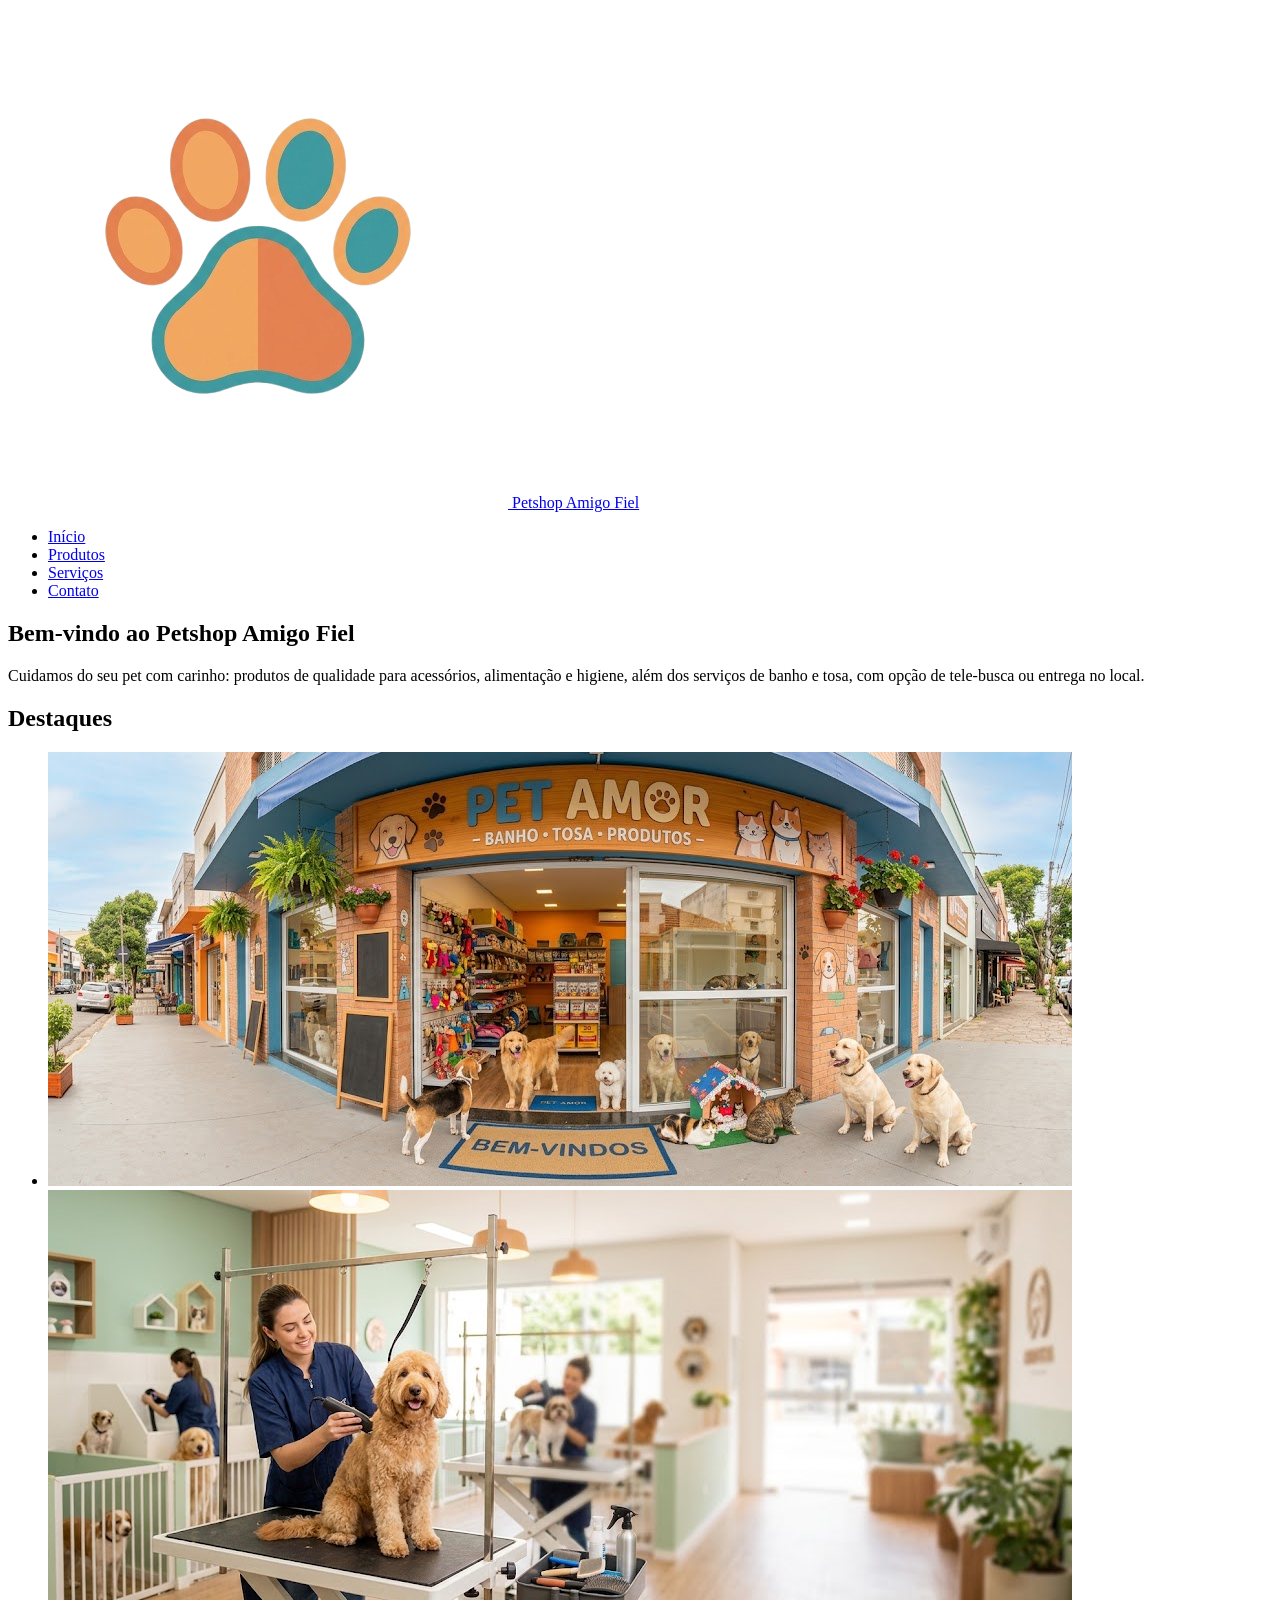
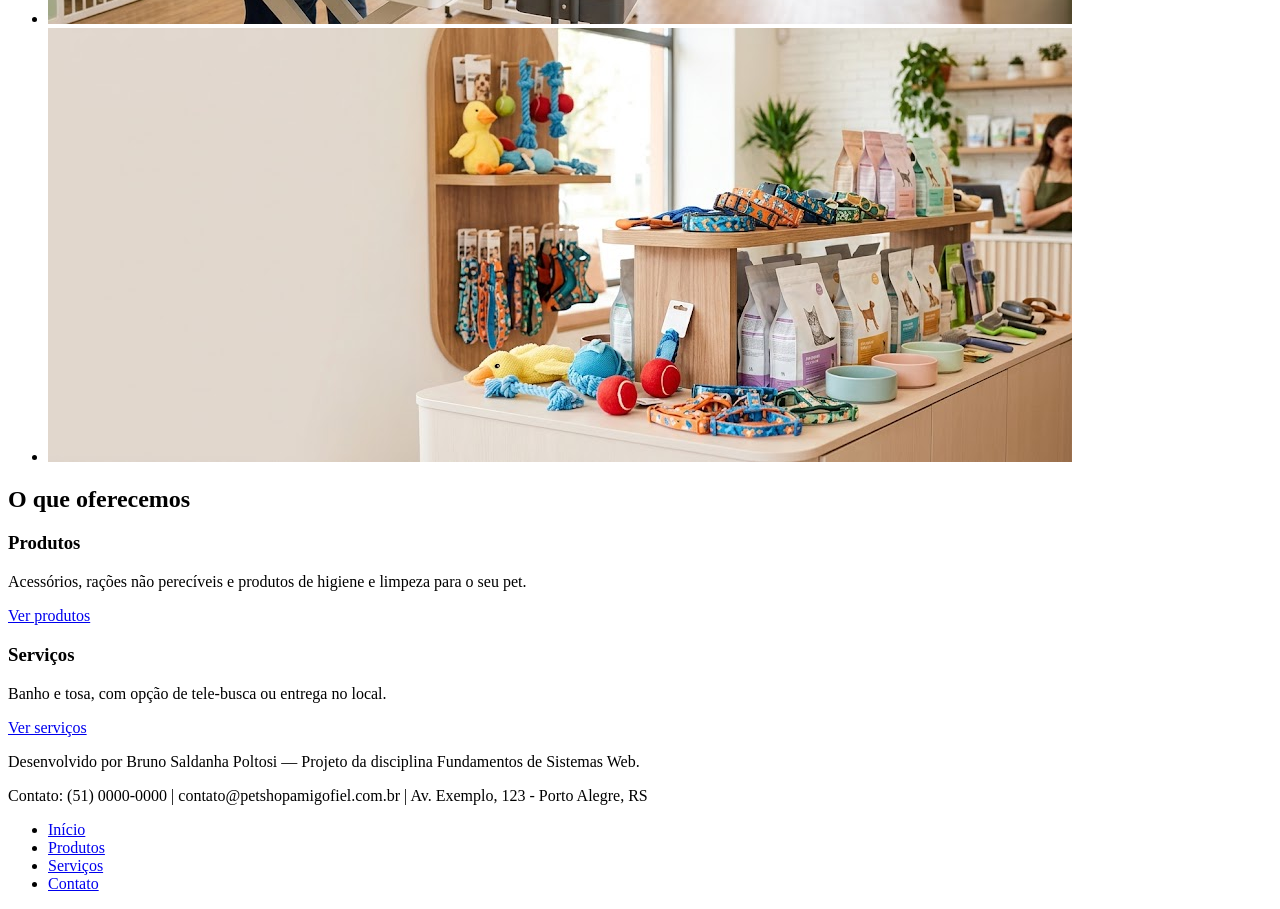
<file: Index.html>
<!DOCTYPE html>
<html lang="pt-br">
<head>
  <meta charset="UTF-8">
  <meta name="viewport" content="width=device-width, initial-scale=1.0">
  <title>Petshop Amigo Fiel | Início</title>
</head>
<body>

  <!-- HEADER PADRÃO - manter idêntico em todas as páginas (index, produtos, servicos, contato) -->
  <header>
    <div class="container">
      <a href="index.html" class="logo-link">
        <img src="images/layout/logo-petshop.png" alt="Logotipo do Petshop Amigo Fiel" class="logo">
        <span class="site-title">Petshop Amigo Fiel</span>
      </a>
      <nav class="navbar">
        <ul class="navbar-nav">
          <li class="nav-item"><a class="nav-link" href="index.html">Início</a></li>
          <li class="nav-item"><a class="nav-link" href="produtos.html">Produtos</a></li>
          <li class="nav-item"><a class="nav-link" href="servicos.html">Serviços</a></li>
          <li class="nav-item"><a class="nav-link" href="contato.html">Contato</a></li>
        </ul>
      </nav>
    </div>
  </header>
  <!-- FIM DO HEADER PADRÃO -->

  <main>
    <div class="container">

      <section class="hero">
        <h1>Bem-vindo ao Petshop Amigo Fiel</h1>
        <p>
          Cuidamos do seu pet com carinho: produtos de qualidade para acessórios, alimentação
          e higiene, além dos serviços de banho e tosa, com opção de tele-busca ou entrega no local.
        </p>
      </section>
      <section id="carrossel-banners" class="banners">
        <h2>Destaques</h2>
        <ul class="banner-list">
          <li>
            <img src="images/banner/banner-boas-vindas.jpg" alt="Banner de boas-vindas ao petshop, com cães e gatos felizes">
          </li>
          <li>
            <img src="images/banner/banner-promocao-banho-tosa.jpg" alt="Banner de promoção dos serviços de banho e tosa">
          </li>
          <li>
            <img src="images/banner/banner-novos-produtos.jpg" alt="Banner destacando novos produtos do petshop">
          </li>
        </ul>
      </section>
      <section class="resumo">
        <h2>O que oferecemos</h2>
        <div class="row">
          <article class="col">
            <h3>Produtos</h3>
            <p>Acessórios, rações não perecíveis e produtos de higiene e limpeza para o seu pet.</p>
            <a href="produtos.html">Ver produtos</a>
          </article>
          <article class="col">
            <h3>Serviços</h3>
            <p>Banho e tosa, com opção de tele-busca ou entrega no local.</p>
            <a href="servicos.html">Ver serviços</a>
          </article>
        </div>
      </section>
    </div>
  </main>

  <!-- FOOTER PADRÃO - manter idêntico em todas as páginas -->
  <footer>
    <div class="container">
      <p>Desenvolvido por Bruno Saldanha Poltosi — Projeto da disciplina Fundamentos de Sistemas Web.</p>
      <p>Contato: (51) 0000-0000 | contato@petshopamigofiel.com.br | Av. Exemplo, 123 - Porto Alegre, RS</p>
      <nav>
        <ul class="footer-nav">
          <li><a href="index.html">Início</a></li>
          <li><a href="produtos.html">Produtos</a></li>
          <li><a href="servicos.html">Serviços</a></li>
          <li><a href="contato.html">Contato</a></li>
        </ul>
      </nav>
    </div>
  </footer>
  <!-- FIM DO FOOTER PADRÃO -->
</body>
</html>
</file>
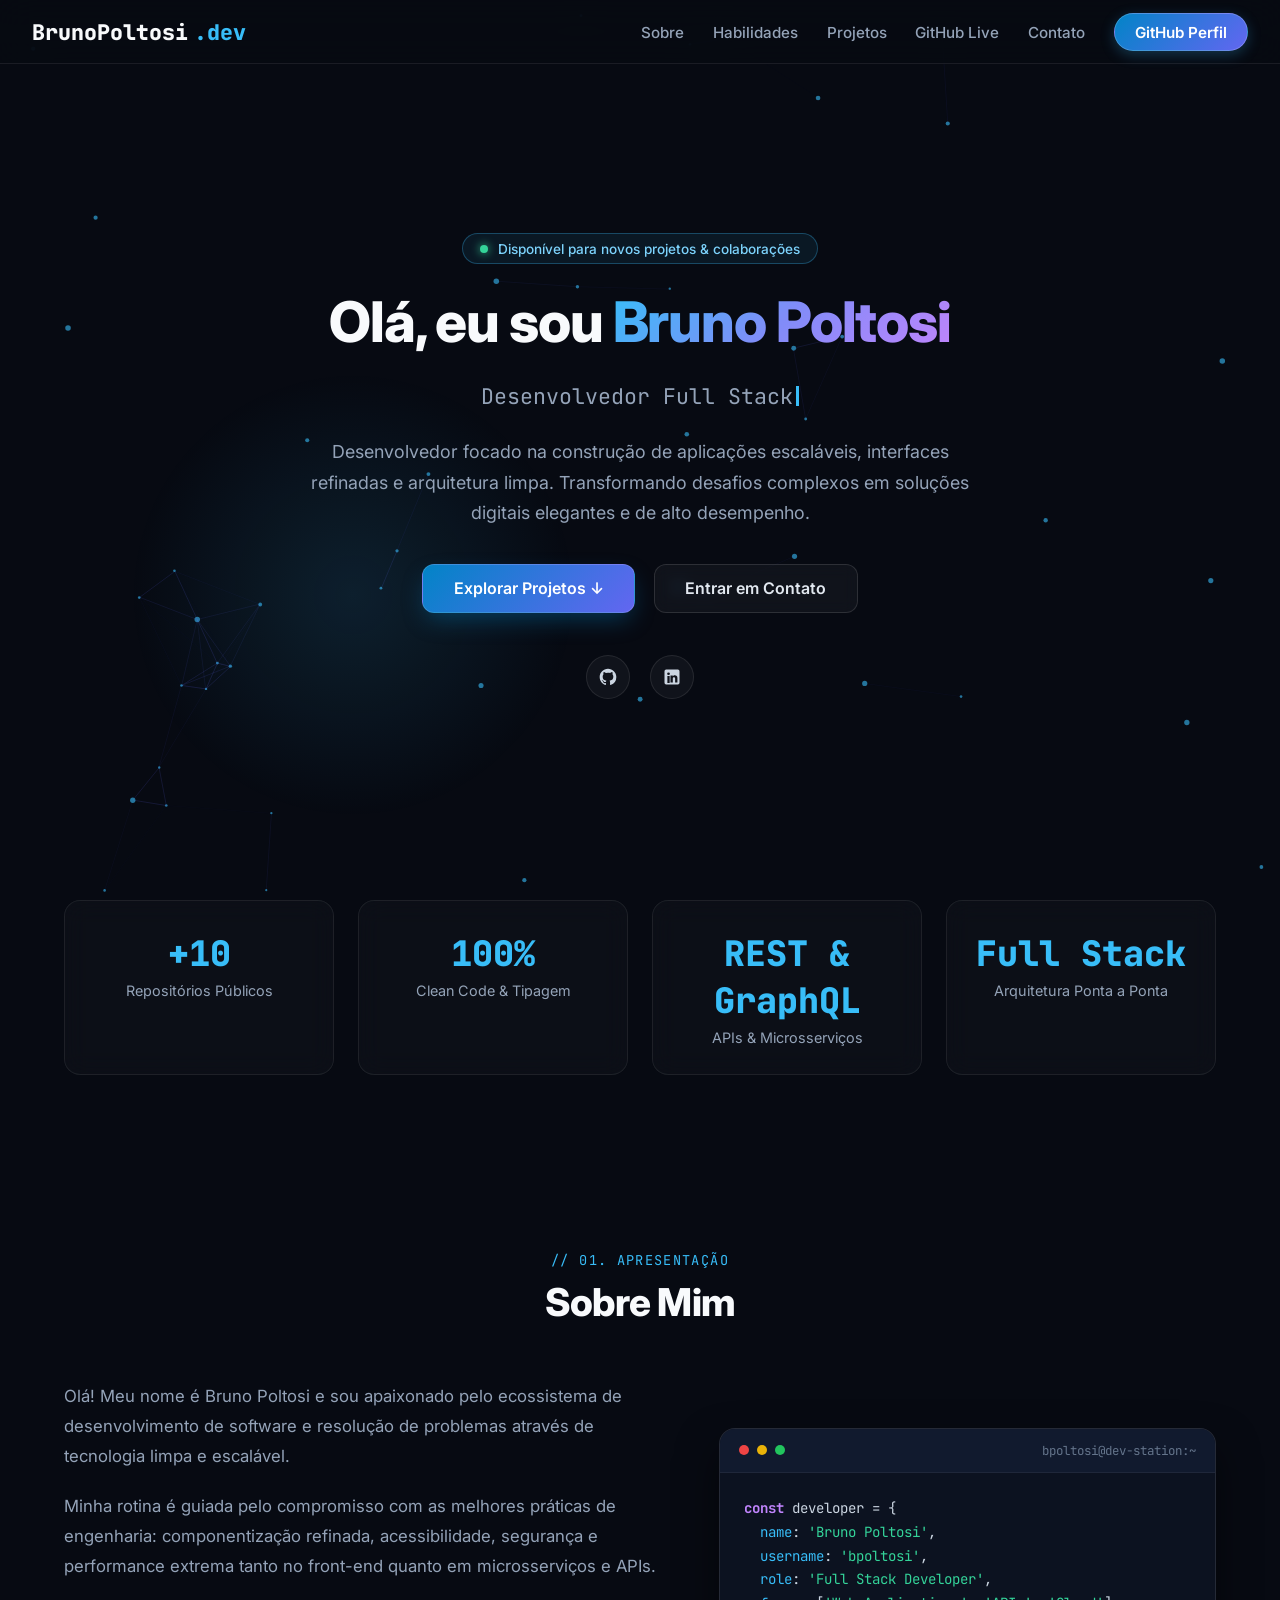
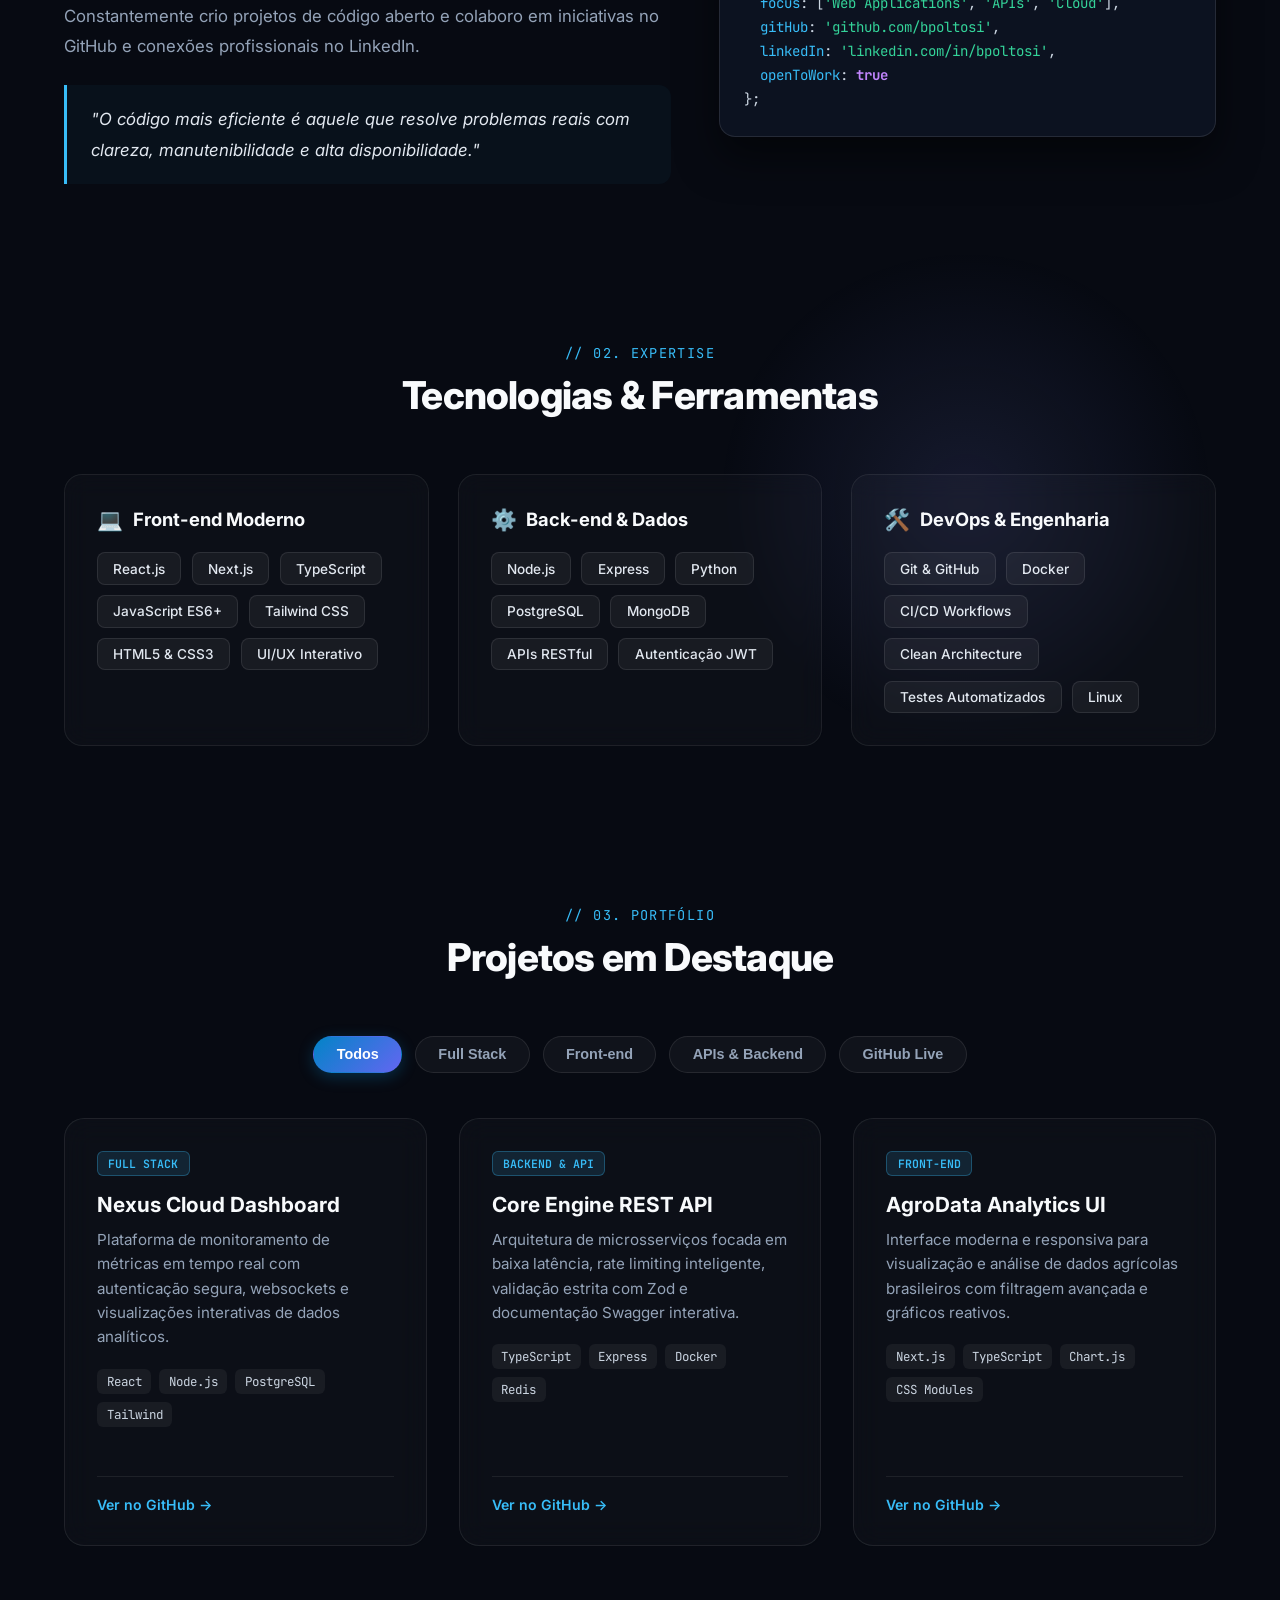
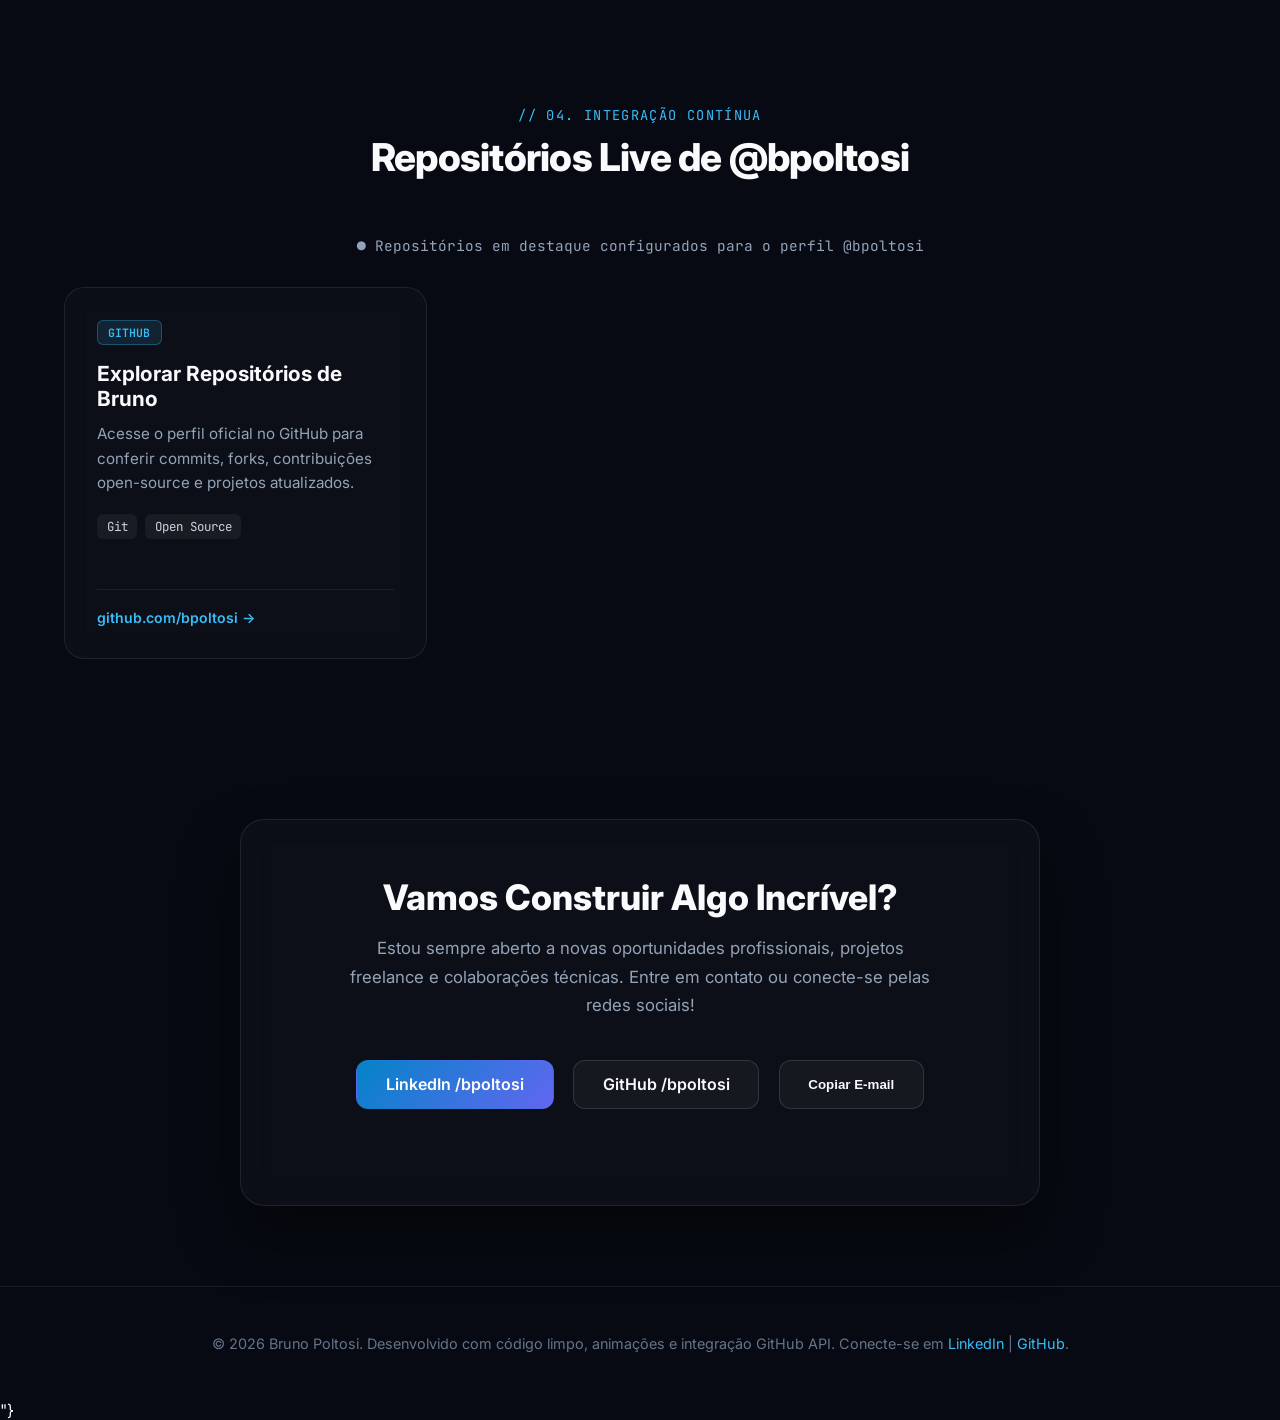
<file: index.html>
<!DOCTYPE html><html lang='pt-BR'><head><meta charset='UTF-8'><meta name='viewport' content='width=device-width, initial-scale=1.0'><title>Bruno Poltosi | Portfólio & Engenharia de Software</title><link rel='preconnect' href='https://fonts.googleapis.com'><link rel='preconnect' href='https://fonts.gstatic.com' crossorigin><link href='https://fonts.googleapis.com/css2?family=Inter:wght@300;400;500;600;700;800&family=JetBrains+Mono:wght@400;500;700&display=swap' rel='stylesheet'><style>* { margin: 0; padding: 0; box-sizing: border-box; } html { scroll-behavior: smooth; } body { background-color: #070a12; color: #f8fafc; font-family: 'Inter', sans-serif; overflow-x: hidden; position: relative; min-height: 100vh; } canvas#bg-canvas { position: fixed; top: 0; left: 0; width: 100vw; height: 100vh; z-index: 0; pointer-events: none; } .glow-orb-1 { position: absolute; top: 8%; left: 10%; width: 450px; height: 450px; background: radial-gradient(circle, rgba(56, 189, 248, 0.12), transparent 70%); border-radius: 50%; pointer-events: none; z-index: 0; animation: pulseGlow 9s ease-in-out infinite alternate; } .glow-orb-2 { position: absolute; top: 40%; right: 5%; width: 500px; height: 500px; background: radial-gradient(circle, rgba(129, 140, 248, 0.12), transparent 70%); border-radius: 50%; pointer-events: none; z-index: 0; animation: pulseGlow 12s ease-in-out infinite alternate-reverse; } @keyframes pulseGlow { 0% { transform: scale(0.9) translate(0, 0); opacity: 0.6; } 100% { transform: scale(1.15) translate(30px, 40px); opacity: 1; } } .wrapper { position: relative; z-index: 1; max-width: 1200px; margin: 0 auto; padding: 0 1.5rem; } nav.navbar { position: fixed; top: 0; left: 0; width: 100%; z-index: 100; backdrop-filter: blur(18px); background: rgba(7, 10, 18, 0.8); border-bottom: 1px solid rgba(255, 255, 255, 0.08); padding: 1.1rem 2rem; display: flex; justify-content: space-between; align-items: center; transition: all 0.3s ease; } .nav-logo { font-size: 1.35rem; font-weight: 800; text-decoration: none; color: #f8fafc; font-family: 'JetBrains Mono', monospace; display: flex; align-items: center; gap: 0.4rem; } .nav-logo span.dot { color: #38bdf8; } .nav-links { display: flex; gap: 1.8rem; align-items: center; list-style: none; } .nav-links a { color: #94a3b8; text-decoration: none; font-size: 0.95rem; font-weight: 500; transition: color 0.25s ease; position: relative; } .nav-links a:hover { color: #38bdf8; } .nav-cta { padding: 0.55rem 1.25rem; border-radius: 9999px; background: linear-gradient(135deg, #0284c7, #6366f1); color: #ffffff !important; font-weight: 600 !important; border: 1px solid rgba(255, 255, 255, 0.2); box-shadow: 0 4px 14px rgba(56, 189, 248, 0.25); transition: transform 0.2s ease, box-shadow 0.2s ease !important; } .nav-cta:hover { transform: translateY(-2px); box-shadow: 0 6px 20px rgba(99, 102, 241, 0.4); } .menu-btn { display: none; background: transparent; border: none; color: #f8fafc; font-size: 1.5rem; cursor: pointer; } .hero { min-height: 100vh; display: flex; align-items: center; justify-content: center; padding-top: 6rem; padding-bottom: 4rem; text-align: center; } .hero-content { max-width: 860px; display: flex; flex-direction: column; align-items: center; gap: 1.6rem; } .status-pill { display: inline-flex; align-items: center; gap: 0.6rem; padding: 0.4rem 1.1rem; border-radius: 9999px; background: rgba(56, 189, 248, 0.08); border: 1px solid rgba(56, 189, 248, 0.3); font-size: 0.85rem; font-weight: 500; color: #7dd3fc; animation: fadeInDown 0.8s ease backwards; } .status-indicator { width: 8px; height: 8px; border-radius: 50%; background: #34d399; box-shadow: 0 0 10px #34d399; animation: pulseDot 2s infinite; } @keyframes pulseDot { 0%, 100% { transform: scale(1); opacity: 1; } 50% { transform: scale(1.4); opacity: 0.6; } } .hero h1 { font-size: 3.5rem; font-weight: 800; line-height: 1.15; letter-spacing: -0.02em; animation: fadeInUp 0.9s ease backwards 0.1s; } .hero h1 span.gradient-text { background: linear-gradient(135deg, #38bdf8 0%, #818cf8 50%, #c084fc 100%); -webkit-background-clip: text; -webkit-text-fill-color: transparent; } .typewriter-container { font-family: 'JetBrains Mono', monospace; font-size: 1.35rem; color: #94a3b8; min-height: 2rem; display: flex; align-items: center; justify-content: center; gap: 0.2rem; animation: fadeInUp 0.9s ease backwards 0.2s; } .type-cursor { display: inline-block; width: 3px; height: 1.25rem; background: #38bdf8; animation: blink 1s step-end infinite; } @keyframes blink { 0%, 100% { opacity: 1; } 50% { opacity: 0; } } .hero-desc { font-size: 1.12rem; color: #94a3b8; max-width: 680px; line-height: 1.7; animation: fadeInUp 0.9s ease backwards 0.3s; } .hero-actions { display: flex; gap: 1.2rem; flex-wrap: wrap; justify-content: center; margin-top: 0.6rem; animation: fadeInUp 0.9s ease backwards 0.4s; } .btn-primary { padding: 0.85rem 1.9rem; border-radius: 12px; background: linear-gradient(135deg, #0284c7, #6366f1); color: #fff; text-decoration: none; font-weight: 600; display: inline-flex; align-items: center; gap: 0.5rem; box-shadow: 0 10px 25px -5px rgba(2, 132, 199, 0.4); transition: all 0.25s ease; border: 1px solid rgba(255, 255, 255, 0.15); } .btn-primary:hover { transform: translateY(-3px); box-shadow: 0 16px 30px -5px rgba(99, 102, 241, 0.5); } .btn-secondary { padding: 0.85rem 1.9rem; border-radius: 12px; background: rgba(255, 255, 255, 0.04); color: #e2e8f0; text-decoration: none; font-weight: 600; border: 1px solid rgba(255, 255, 255, 0.12); backdrop-filter: blur(8px); display: inline-flex; align-items: center; gap: 0.5rem; transition: all 0.25s ease; } .btn-secondary:hover { background: rgba(255, 255, 255, 0.08); border-color: #38bdf8; color: #38bdf8; transform: translateY(-3px); } .hero-socials { display: flex; gap: 1.2rem; margin-top: 1rem; animation: fadeInUp 0.9s ease backwards 0.5s; } .social-badge { display: flex; align-items: center; justify-content: center; width: 44px; height: 44px; border-radius: 50%; background: rgba(255, 255, 255, 0.04); border: 1px solid rgba(255, 255, 255, 0.09); color: #cbd5e1; text-decoration: none; transition: all 0.25s ease; } .social-badge:hover { color: #38bdf8; border-color: #38bdf8; transform: translateY(-3px); background: rgba(56, 189, 248, 0.1); } .stats-bar { display: grid; grid-template-columns: repeat(auto-fit, minmax(220px, 1fr)); gap: 1.5rem; margin-bottom: 6rem; } .stat-card { background: rgba(255, 255, 255, 0.025); border: 1px solid rgba(255, 255, 255, 0.07); backdrop-filter: blur(12px); border-radius: 16px; padding: 1.8rem; text-align: center; transition: transform 0.3s ease, border-color 0.3s ease; } .stat-card:hover { transform: translateY(-5px); border-color: rgba(56, 189, 248, 0.3); } .stat-number { font-size: 2.2rem; font-weight: 800; font-family: 'JetBrains Mono', monospace; color: #38bdf8; margin-bottom: 0.3rem; } .stat-label { font-size: 0.9rem; color: #94a3b8; } section { padding: 5rem 0; } .section-header { text-align: center; margin-bottom: 3.5rem; } .section-tag { font-family: 'JetBrains Mono', monospace; font-size: 0.85rem; color: #38bdf8; text-transform: uppercase; letter-spacing: 0.1em; margin-bottom: 0.6rem; display: block; } .section-title { font-size: 2.4rem; font-weight: 800; letter-spacing: -0.02em; } .about-grid { display: grid; grid-template-columns: 1.1fr 0.9fr; gap: 3rem; align-items: center; } .about-text p { color: #94a3b8; line-height: 1.8; font-size: 1.05rem; margin-bottom: 1.2rem; } .highlight-box { background: rgba(56, 189, 248, 0.04); border-left: 3px solid #38bdf8; padding: 1.2rem 1.5rem; border-radius: 0 12px 12px 0; margin-top: 1.5rem; } .highlight-box p { color: #e2e8f0; margin-bottom: 0; font-style: italic; } .about-card-terminal { background: #0c1220; border: 1px solid rgba(255, 255, 255, 0.1); border-radius: 16px; overflow: hidden; box-shadow: 0 20px 40px rgba(0, 0, 0, 0.5); font-family: 'JetBrains Mono', monospace; font-size: 0.88rem; } .terminal-header { background: #111a2e; padding: 0.8rem 1.2rem; display: flex; align-items: center; gap: 0.5rem; border-bottom: 1px solid rgba(255, 255, 255, 0.06); } .dot-term { width: 10px; height: 10px; border-radius: 50%; } .dot-term.red { background: #ef4444; } .dot-term.yellow { background: #eab308; } .dot-term.green { background: #22c55e; } .terminal-title { margin-left: auto; color: #64748b; font-size: 0.78rem; } .terminal-body { padding: 1.5rem; line-height: 1.7; color: #cbd5e1; } .token-kw { color: #c084fc; font-weight: bold; } .token-str { color: #34d399; } .token-key { color: #38bdf8; } .skills-container { display: grid; grid-template-columns: repeat(auto-fit, minmax(280px, 1fr)); gap: 1.8rem; } .skill-category { background: rgba(255, 255, 255, 0.025); border: 1px solid rgba(255, 255, 255, 0.07); border-radius: 18px; padding: 2rem; backdrop-filter: blur(12px); transition: all 0.3s ease; } .skill-category:hover { border-color: rgba(99, 102, 241, 0.4); transform: translateY(-4px); } .skill-cat-title { font-size: 1.15rem; font-weight: 700; color: #f8fafc; margin-bottom: 1.3rem; display: flex; align-items: center; gap: 0.6rem; } .skill-cat-icon { font-size: 1.3rem; } .skill-badges { display: flex; flex-wrap: wrap; gap: 0.65rem; } .skill-tag { padding: 0.45rem 0.95rem; border-radius: 8px; background: rgba(255, 255, 255, 0.05); border: 1px solid rgba(255, 255, 255, 0.09); font-size: 0.85rem; font-weight: 500; color: #e2e8f0; transition: all 0.2s ease; } .skill-tag:hover { background: rgba(56, 189, 248, 0.15); border-color: #38bdf8; color: #38bdf8; transform: translateY(-2px); } .filter-tabs { display: flex; justify-content: center; gap: 0.8rem; margin-bottom: 2.8rem; flex-wrap: wrap; } .filter-btn { padding: 0.6rem 1.4rem; border-radius: 9999px; background: rgba(255, 255, 255, 0.04); border: 1px solid rgba(255, 255, 255, 0.09); color: #94a3b8; font-weight: 600; font-size: 0.9rem; cursor: pointer; transition: all 0.25s ease; } .filter-btn:hover, .filter-btn.active { background: linear-gradient(135deg, #0284c7, #6366f1); color: #ffffff; border-color: transparent; box-shadow: 0 4px 15px rgba(2, 132, 199, 0.3); } .projects-grid { display: grid; grid-template-columns: repeat(auto-fill, minmax(340px, 1fr)); gap: 2rem; } .project-card { background: rgba(255, 255, 255, 0.025); border: 1px solid rgba(255, 255, 255, 0.08); border-radius: 20px; padding: 2rem; display: flex; flex-direction: column; justify-content: space-between; backdrop-filter: blur(14px); transition: transform 0.3s ease, border-color 0.3s ease, box-shadow 0.3s ease; position: relative; overflow: hidden; } .project-card:hover { transform: translateY(-7px); border-color: rgba(56, 189, 248, 0.4); box-shadow: 0 20px 40px -10px rgba(0, 0, 0, 0.6), 0 0 20px rgba(56, 189, 248, 0.15); } .project-card-top { margin-bottom: 1.5rem; } .card-header-flex { display: flex; justify-content: space-between; align-items: flex-start; margin-bottom: 1rem; } .card-badge { display: inline-block; font-size: 0.72rem; font-family: 'JetBrains Mono', monospace; font-weight: 600; text-transform: uppercase; padding: 0.25rem 0.65rem; border-radius: 6px; background: rgba(56, 189, 248, 0.12); color: #38bdf8; border: 1px solid rgba(56, 189, 248, 0.3); } .project-title { font-size: 1.3rem; font-weight: 700; color: #f8fafc; margin-bottom: 0.7rem; } .project-desc { color: #94a3b8; font-size: 0.95rem; line-height: 1.6; } .project-tech { display: flex; flex-wrap: wrap; gap: 0.5rem; margin-top: 1.2rem; } .tech-pill { font-size: 0.78rem; font-family: 'JetBrains Mono', monospace; padding: 0.25rem 0.6rem; border-radius: 6px; background: rgba(255, 255, 255, 0.05); color: #cbd5e1; } .project-links { display: flex; gap: 1rem; margin-top: 1.6rem; padding-top: 1.2rem; border-top: 1px solid rgba(255, 255, 255, 0.07); } .link-btn { color: #38bdf8; text-decoration: none; font-size: 0.88rem; font-weight: 600; display: inline-flex; align-items: center; gap: 0.4rem; transition: all 0.2s ease; } .link-btn:hover { color: #818cf8; transform: translateX(3px); } .github-live-status { text-align: center; margin-bottom: 2rem; font-size: 0.9rem; font-family: 'JetBrains Mono', monospace; } .contact-box { background: rgba(255, 255, 255, 0.025); border: 1px solid rgba(255, 255, 255, 0.09); border-radius: 24px; padding: 3.5rem 2.5rem; backdrop-filter: blur(16px); text-align: center; max-width: 800px; margin: 0 auto; box-shadow: 0 30px 60px rgba(0, 0, 0, 0.4); } .contact-title { font-size: 2.2rem; font-weight: 800; margin-bottom: 1rem; } .contact-desc { color: #94a3b8; font-size: 1.05rem; line-height: 1.7; max-width: 580px; margin: 0 auto 2.5rem; } .contact-channels { display: flex; flex-wrap: wrap; justify-content: center; gap: 1.2rem; margin-bottom: 2.5rem; } .channel-btn { padding: 0.85rem 1.8rem; border-radius: 12px; font-weight: 600; text-decoration: none; display: inline-flex; align-items: center; gap: 0.6rem; transition: all 0.25s ease; border: 1px solid rgba(255, 255, 255, 0.12); background: rgba(255, 255, 255, 0.04); color: #f8fafc; cursor: pointer; } .channel-btn:hover { border-color: #38bdf8; background: rgba(56, 189, 248, 0.1); color: #38bdf8; transform: translateY(-3px); } .channel-btn.highlight { background: linear-gradient(135deg, #0284c7, #6366f1); border-color: transparent; color: #fff; } .channel-btn.highlight:hover { transform: translateY(-3px); box-shadow: 0 10px 25px rgba(99, 102, 241, 0.4); color: #fff; } .copy-feedback { display: none; font-size: 0.85rem; color: #34d399; margin-top: 0.8rem; font-family: 'JetBrains Mono', monospace; } .copy-feedback.active { display: block; animation: fadeInDown 0.3s ease; } footer { border-top: 1px solid rgba(255, 255, 255, 0.07); padding: 3rem 0; text-align: center; color: #64748b; font-size: 0.9rem; position: relative; z-index: 1; } footer a { color: #38bdf8; text-decoration: none; } .reveal { opacity: 0; transform: translateY(35px); transition: opacity 0.8s ease, transform 0.8s ease; } .reveal.active { opacity: 1; transform: translateY(0); } @keyframes fadeInUp { from { opacity: 0; transform: translateY(25px); } to { opacity: 1; transform: translateY(0); } } @keyframes fadeInDown { from { opacity: 0; transform: translateY(-15px); } to { opacity: 1; transform: translateY(0); } } @media (max-width: 768px) { .hero h1 { font-size: 2.4rem; } .about-grid { grid-template-columns: 1fr; } .nav-links { display: none; position: absolute; top: 100%; left: 0; width: 100%; background: #0c1220; border-bottom: 1px solid rgba(255, 255, 255, 0.1); padding: 2rem; flex-direction: column; gap: 1.5rem; text-align: center; } .nav-links.mobile-open { display: flex; } .menu-btn { display: block; } .projects-grid { grid-template-columns: 1fr; } }</style></head><body><canvas id='bg-canvas'></canvas><div class='glow-orb-1'></div><div class='glow-orb-2'></div><nav class='navbar'><a href='#' class='nav-logo'>BrunoPoltosi<span class='dot'>.dev</span></a><ul class='nav-links' id='nav-links'><li><a href='#sobre'>Sobre</a></li><li><a href='#habilidades'>Habilidades</a></li><li><a href='#projetos'>Projetos</a></li><li><a href='#github-live'>GitHub Live</a></li><li><a href='#contato'>Contato</a></li><li><a href='https://github.com/bpoltosi' target='_blank' rel='noopener noreferrer' class='nav-cta'>GitHub Perfil</a></li></ul><button class='menu-btn' id='menu-toggle' aria-label='Abrir Menu'>&#9776;</button></nav><main class='wrapper'><section class='hero'><div class='hero-content'><div class='status-pill'><span class='status-indicator'></span><span>Disponível para novos projetos & colaborações</span></div><h1>Olá, eu sou <span class='gradient-text'>Bruno Poltosi</span></h1><div class='typewriter-container'><span id='typewriter-text'></span><span class='type-cursor'></span></div><p class='hero-desc'>Desenvolvedor focado na construção de aplicações escaláveis, interfaces refinadas e arquitetura limpa. Transformando desafios complexos em soluções digitais elegantes e de alto desempenho.</p><div class='hero-actions'><a href='#projetos' class='btn-primary'>Explorar Projetos &darr;</a><a href='#contato' class='btn-secondary'>Entrar em Contato</a></div><div class='hero-socials'><a href='https://github.com/bpoltosi' target='_blank' rel='noopener noreferrer' class='social-badge' title='GitHub bpoltosi'><svg width='20' height='20' fill='currentColor' viewBox='0 0 24 24'><path fill-rule='evenodd' clip-rule='evenodd' d='M12 2C6.477 2 2 6.484 2 12.017c0 4.425 2.865 8.18 6.839 9.504.5.092.682-.217.682-.483 0-.237-.008-.868-.013-1.703-2.782.605-3.369-1.343-3.369-1.343-.454-1.158-1.11-1.466-1.11-1.466-.908-.62.069-.608.069-.608 1.003.07 1.53 1.032 1.53 1.032.892 1.53 2.341 1.088 2.91.832.092-.647.35-1.088.636-1.338-2.22-.253-4.555-1.113-4.555-4.951 0-1.093.39-1.988 1.029-2.688-.103-.253-.446-1.272.098-2.65 0 0 .84-.27 2.75 1.026A9.564 9.564 0 0112 6.844c.85.004 1.705.115 2.504.337 1.909-1.296 2.747-1.027 2.747-1.027.546 1.379.202 2.398.1 2.651.64.7 1.028 1.595 1.028 2.688 0 3.848-2.339 4.695-4.566 4.943.359.309.678.92.678 1.855 0 1.338-.012 2.419-.012 2.747 0 .268.18.58.688.482A10.019 10.019 0 0022 12.017C22 6.484 17.522 2 12 2z'/></svg></a><a href='https://linkedin.com/in/bpoltosi' target='_blank' rel='noopener noreferrer' class='social-badge' title='LinkedIn bpoltosi'><svg width='20' height='20' fill='currentColor' viewBox='0 0 24 24'><path d='M19 3a2 2 0 0 1 2 2v14a2 2 0 0 1-2 2H5a2 2 0 0 1-2-2V5a2 2 0 0 1 2-2h14m-.5 15.5v-5.3a3.26 3.26 0 0 0-3.26-3.26c-.85 0-1.84.52-2.28 1.3v-1.11h-2.79v8.37h2.79v-4.93c0-.77.62-1.4 1.39-1.4a1.4 1.4 0 0 1 1.4 1.4v4.93h2.75M6.46 10.9v8.37H9.2V10.9H6.46M7.83 6.45a1.64 1.64 0 1 0 0 3.28 1.64 1.64 0 0 0 0-3.28z'/></svg></a></div></div></section><div class='stats-bar reveal'><div class='stat-card'><div class='stat-number' id='stat-repos'>+10</div><div class='stat-label'>Repositórios Públicos</div></div><div class='stat-card'><div class='stat-number'>100%</div><div class='stat-label'>Clean Code & Tipagem</div></div><div class='stat-card'><div class='stat-number'>REST & GraphQL</div><div class='stat-label'>APIs & Microsserviços</div></div><div class='stat-card'><div class='stat-number'>Full Stack</div><div class='stat-label'>Arquitetura Ponta a Ponta</div></div></div><section id='sobre' class='reveal'><div class='section-header'><span class='section-tag'>// 01. Apresentação</span><h2 class='section-title'>Sobre Mim</h2></div><div class='about-grid'><div class='about-text'><p>Olá! Meu nome é Bruno Poltosi e sou apaixonado pelo ecossistema de desenvolvimento de software e resolução de problemas através de tecnologia limpa e escalável.</p><p>Minha rotina é guiada pelo compromisso com as melhores práticas de engenharia: componentização refinada, acessibilidade, segurança e performance extrema tanto no front-end quanto em microsserviços e APIs.</p><p>Constantemente crio projetos de código aberto e colaboro em iniciativas no GitHub e conexões profissionais no LinkedIn.</p><div class='highlight-box'><p>&quot;O código mais eficiente é aquele que resolve problemas reais com clareza, manutenibilidade e alta disponibilidade.&quot;</p></div></div><div class='about-card-terminal'><div class='terminal-header'><span class='dot-term red'></span><span class='dot-term yellow'></span><span class='dot-term green'></span><span class='terminal-title'>bpoltosi@dev-station:~</span></div><div class='terminal-body'><span class='token-kw'>const</span> developer = {<br>&nbsp;&nbsp;<span class='token-key'>name</span>: <span class='token-str'>'Bruno Poltosi'</span>,<br>&nbsp;&nbsp;<span class='token-key'>username</span>: <span class='token-str'>'bpoltosi'</span>,<br>&nbsp;&nbsp;<span class='token-key'>role</span>: <span class='token-str'>'Full Stack Developer'</span>,<br>&nbsp;&nbsp;<span class='token-key'>focus</span>: [<span class='token-str'>'Web Applications'</span>, <span class='token-str'>'APIs'</span>, <span class='token-str'>'Cloud'</span>],<br>&nbsp;&nbsp;<span class='token-key'>gitHub</span>: <span class='token-str'>'github.com/bpoltosi'</span>,<br>&nbsp;&nbsp;<span class='token-key'>linkedIn</span>: <span class='token-str'>'linkedin.com/in/bpoltosi'</span>,<br>&nbsp;&nbsp;<span class='token-key'>openToWork</span>: <span class='token-kw'>true</span><br>};</div></div></div></section><section id='habilidades' class='reveal'><div class='section-header'><span class='section-tag'>// 02. Expertise</span><h2 class='section-title'>Tecnologias & Ferramentas</h2></div><div class='skills-container'><div class='skill-category'><div class='skill-cat-title'><span class='skill-cat-icon'>💻</span> Front-end Moderno</div><div class='skill-badges'><span class='skill-tag'>React.js</span><span class='skill-tag'>Next.js</span><span class='skill-tag'>TypeScript</span><span class='skill-tag'>JavaScript ES6+</span><span class='skill-tag'>Tailwind CSS</span><span class='skill-tag'>HTML5 & CSS3</span><span class='skill-tag'>UI/UX Interativo</span></div></div><div class='skill-category'><div class='skill-cat-title'><span class='skill-cat-icon'>⚙️</span> Back-end & Dados</div><div class='skill-badges'><span class='skill-tag'>Node.js</span><span class='skill-tag'>Express</span><span class='skill-tag'>Python</span><span class='skill-tag'>PostgreSQL</span><span class='skill-tag'>MongoDB</span><span class='skill-tag'>APIs RESTful</span><span class='skill-tag'>Autenticação JWT</span></div></div><div class='skill-category'><div class='skill-cat-title'><span class='skill-cat-icon'>🛠️</span> DevOps & Engenharia</div><div class='skill-badges'><span class='skill-tag'>Git & GitHub</span><span class='skill-tag'>Docker</span><span class='skill-tag'>CI/CD Workflows</span><span class='skill-tag'>Clean Architecture</span><span class='skill-tag'>Testes Automatizados</span><span class='skill-tag'>Linux</span></div></div></div></section><section id='projetos' class='reveal'><div class='section-header'><span class='section-tag'>// 03. Portfólio</span><h2 class='section-title'>Projetos em Destaque</h2></div><div class='filter-tabs'><button class='filter-btn active' data-filter='all'>Todos</button><button class='filter-btn' data-filter='fullstack'>Full Stack</button><button class='filter-btn' data-filter='frontend'>Front-end</button><button class='filter-btn' data-filter='api'>APIs & Backend</button><button class='filter-btn' data-filter='github'>GitHub Live</button></div><div class='projects-grid' id='projects-container'><div class='project-card' data-category='fullstack'><div class='project-card-top'><div class='card-header-flex'><span class='card-badge'>Full Stack</span></div><h3 class='project-title'>Nexus Cloud Dashboard</h3><p class='project-desc'>Plataforma de monitoramento de métricas em tempo real com autenticação segura, websockets e visualizações interativas de dados analíticos.</p><div class='project-tech'><span class='tech-pill'>React</span><span class='tech-pill'>Node.js</span><span class='tech-pill'>PostgreSQL</span><span class='tech-pill'>Tailwind</span></div></div><div class='project-links'><a href='https://github.com/bpoltosi' target='_blank' rel='noopener noreferrer' class='link-btn'>Ver no GitHub &rarr;</a></div></div><div class='project-card' data-category='api'><div class='project-card-top'><div class='card-header-flex'><span class='card-badge'>Backend & API</span></div><h3 class='project-title'>Core Engine REST API</h3><p class='project-desc'>Arquitetura de microsserviços focada em baixa latência, rate limiting inteligente, validação estrita com Zod e documentação Swagger interativa.</p><div class='project-tech'><span class='tech-pill'>TypeScript</span><span class='tech-pill'>Express</span><span class='tech-pill'>Docker</span><span class='tech-pill'>Redis</span></div></div><div class='project-links'><a href='https://github.com/bpoltosi' target='_blank' rel='noopener noreferrer' class='link-btn'>Ver no GitHub &rarr;</a></div></div><div class='project-card' data-category='frontend'><div class='project-card-top'><div class='card-header-flex'><span class='card-badge'>Front-end</span></div><h3 class='project-title'>AgroData Analytics UI</h3><p class='project-desc'>Interface moderna e responsiva para visualização e análise de dados agrícolas brasileiros com filtragem avançada e gráficos reativos.</p><div class='project-tech'><span class='tech-pill'>Next.js</span><span class='tech-pill'>TypeScript</span><span class='tech-pill'>Chart.js</span><span class='tech-pill'>CSS Modules</span></div></div><div class='project-links'><a href='https://github.com/bpoltosi' target='_blank' rel='noopener noreferrer' class='link-btn'>Ver no GitHub &rarr;</a></div></div></div></section><section id='github-live' class='reveal'><div class='section-header'><span class='section-tag'>// 04. Integração Contínua</span><h2 class='section-title'>Repositórios Live de @bpoltosi</h2></div><div class='github-live-status' id='gh-status-text'>Buscando repositórios mais recentes na API do GitHub...</div><div class='projects-grid' id='github-repos-container'></div></section><section id='contato' class='reveal'><div class='contact-box'><h2 class='contact-title'>Vamos Construir Algo Incrível?</h2><p class='contact-desc'>Estou sempre aberto a novas oportunidades profissionais, projetos freelance e colaborações técnicas. Entre em contato ou conecte-se pelas redes sociais!</p><div class='contact-channels'><a href='https://linkedin.com/in/bpoltosi' target='_blank' rel='noopener noreferrer' class='channel-btn highlight'>LinkedIn /bpoltosi</a><a href='https://github.com/bpoltosi' target='_blank' rel='noopener noreferrer' class='channel-btn'>GitHub /bpoltosi</a><button class='channel-btn' id='copy-email-btn'>Copiar E-mail</button></div><div class='copy-feedback' id='copy-toast'>&#10003; E-mail (contato.bpoltosi@gmail.com) copiado com sucesso!</div></div></section></main><footer><div class='wrapper'><p>&copy; 2026 Bruno Poltosi. Desenvolvido com código limpo, animações e integração GitHub API. Conecte-se em <a href='https://linkedin.com/in/bpoltosi' target='_blank' rel='noopener noreferrer'>LinkedIn</a> | <a href='https://github.com/bpoltosi' target='_blank' rel='noopener noreferrer'>GitHub</a>.</p></div></footer><script>(function(){ const canvas = document.getElementById('bg-canvas'); const ctx = canvas.getContext('2d'); let w = canvas.width = window.innerWidth; let h = canvas.height = window.innerHeight; window.addEventListener('resize', function(){ w = canvas.width = window.innerWidth; h = canvas.height = window.innerHeight; createParticles(); }); const particles = []; const totalParticles = 48; const mouse = { x: null, y: null }; window.addEventListener('mousemove', function(e){ mouse.x = e.clientX; mouse.y = e.clientY; }); window.addEventListener('mouseleave', function(){ mouse.x = null; mouse.y = null; }); function Particle() { this.x = Math.random() * w; this.y = Math.random() * h; this.vx = (Math.random() - 0.5) * 1.1; this.vy = (Math.random() - 0.5) * 1.1; this.radius = Math.random() * 1.8 + 1; } Particle.prototype.update = function() { this.x += this.vx; this.y += this.vy; if (this.x < 0 || this.x > w) this.vx *= -1; if (this.y < 0 || this.y > h) this.vy *= -1; if (mouse.x !== null && mouse.y !== null) { const dx = mouse.x - this.x; const dy = mouse.y - this.y; const dist = Math.sqrt(dx * dx + dy * dy); if (dist < 110) { this.x -= (dx / dist) * 1.8; this.y -= (dy / dist) * 1.8; } } }; Particle.prototype.draw = function() { ctx.beginPath(); ctx.arc(this.x, this.y, this.radius, 0, Math.PI * 2); ctx.fillStyle = 'rgba(56, 189, 248, 0.6)'; ctx.fill(); }; function createParticles() { particles.length = 0; for (let i = 0; i < totalParticles; i++) { particles.push(new Particle()); } } createParticles(); function animateCanvas() { ctx.clearRect(0, 0, w, h); for (let i = 0; i < particles.length; i++) { particles[i].update(); particles[i].draw(); for (let j = i + 1; j < particles.length; j++) { const dx = particles[i].x - particles[j].x; const dy = particles[i].y - particles[j].y; const dist = Math.sqrt(dx * dx + dy * dy); if (dist < 115) { ctx.beginPath(); ctx.moveTo(particles[i].x, particles[i].y); ctx.lineTo(particles[j].x, particles[j].y); ctx.strokeStyle = 'rgba(99, 102, 241, ' + (1 - dist / 115) * 0.22 + ')'; ctx.lineWidth = 1; ctx.stroke(); } } } requestAnimationFrame(animateCanvas); } animateCanvas(); const words = ['Desenvolvedor Full Stack', 'Engenheiro de Software', 'Apaixonado por Clean Code', 'Especialista em APIs & Web']; let wordIdx = 0; let charIdx = 0; let isDeleting = false; const typeEl = document.getElementById('typewriter-text'); function runTypewriter() { const current = words[wordIdx]; if (isDeleting) { typeEl.textContent = current.substring(0, charIdx - 1); charIdx--; } else { typeEl.textContent = current.substring(0, charIdx + 1); charIdx++; } let delay = isDeleting ? 40 : 85; if (!isDeleting && charIdx === current.length) { delay = 1800; isDeleting = true; } else if (isDeleting && charIdx === 0) { isDeleting = false; wordIdx = (wordIdx + 1) % words.length; delay = 350; } setTimeout(runTypewriter, delay); } runTypewriter(); const observer = new IntersectionObserver(function(entries) { entries.forEach(function(entry) { if (entry.isIntersecting) { entry.target.classList.add('active'); } }); }, { threshold: 0.1 }); document.querySelectorAll('.reveal').forEach(function(el) { observer.observe(el); }); const menuBtn = document.getElementById('menu-toggle'); const navLinks = document.getElementById('nav-links'); menuBtn.addEventListener('click', function() { navLinks.classList.toggle('mobile-open'); }); navLinks.querySelectorAll('a').forEach(function(link) { link.addEventListener('click', function() { navLinks.classList.remove('mobile-open'); }); }); const filterBtns = document.querySelectorAll('.filter-btn'); filterBtns.forEach(function(btn) { btn.addEventListener('click', function() { filterBtns.forEach(function(b) { b.classList.remove('active'); }); btn.classList.add('active'); const filter = btn.getAttribute('data-filter'); const cards = document.querySelectorAll('#projects-container .project-card, #github-repos-container .project-card'); cards.forEach(function(card) { const cat = card.getAttribute('data-category'); if (filter === 'all' || cat === filter) { card.style.display = 'flex'; } else { card.style.display = 'none'; } }); }); }); const copyBtn = document.getElementById('copy-email-btn'); const copyToast = document.getElementById('copy-toast'); copyBtn.addEventListener('click', function() { const email = 'contato.bpoltosi@gmail.com'; navigator.clipboard.writeText(email).then(function() { copyToast.classList.add('active'); setTimeout(function() { copyToast.classList.remove('active'); }, 3000); }).catch(function() { prompt('Copie o e-mail abaixo:', email); }); }); async function loadGitHubRepos() { const statusText = document.getElementById('gh-status-text'); const ghContainer = document.getElementById('github-repos-container'); const statRepos = document.getElementById('stat-repos'); try { const response = await fetch('https://api.github.com/users/bpoltosi/repos?sort=updated&per_page=6'); if (!response.ok) throw new Error('Limite da API atingido ou sem repositórios públicos'); const repos = await response.json(); if (!Array.isArray(repos) || repos.length === 0) throw new Error('Nenhum repositório retornado'); statusText.innerHTML = '<span style=\"color:#34d399;\">&#9679; Conectado à API do GitHub: repositórios de @bpoltosi sincronizados ao vivo!</span>'; statRepos.textContent = repos.length >= 6 ? '+6 Ativos' : repos.length; ghContainer.innerHTML = ''; repos.forEach(function(repo) { const card = document.createElement('div'); card.className = 'project-card'; card.setAttribute('data-category', 'github'); const desc = repo.description || 'Repositório de código desenvolvido por Bruno Poltosi. Arquitetura limpa, versionada e documentada.'; const lang = repo.language || 'Software'; card.innerHTML = '<div class=\"project-card-top\"><div class=\"card-header-flex\"><span class=\"card-badge\">' + lang + '</span><span style=\"font-size:0.8rem; color:#94a3b8;\">&#9733; ' + repo.stargazers_count + '</span></div><h3 class=\"project-title\">' + repo.name + '</h3><p class=\"project-desc\">' + desc + '</p><div class=\"project-tech\"><span class=\"tech-pill\">Fork: ' + repo.forks_count + '</span><span class=\"tech-pill\">Atualizado</span></div></div><div class=\"project-links\"><a href=\"' + repo.html_url + '\" target=\"_blank\" rel=\"noopener noreferrer\" class=\"link-btn\">Acessar Repositório &rarr;</a></div>'; ghContainer.appendChild(card); }); } catch (err) { statusText.innerHTML = '<span style=\"color:#94a3b8;\">&#9679; Repositórios em destaque configurados para o perfil @bpoltosi</span>'; ghContainer.innerHTML = '<div class=\"project-card\" data-category=\"github\"><div class=\"project-card-top\"><div class=\"card-header-flex\"><span class=\"card-badge\">GitHub</span></div><h3 class=\"project-title\">Explorar Repositórios de Bruno</h3><p class=\"project-desc\">Acesse o perfil oficial no GitHub para conferir commits, forks, contribuições open-source e projetos atualizados.</p><div class=\"project-tech\"><span class=\"tech-pill\">Git</span><span class=\"tech-pill\">Open Source</span></div></div><div class=\"project-links\"><a href=\"https://github.com/bpoltosi\" target=\"_blank\" rel=\"noopener noreferrer\" class=\"link-btn\">github.com/bpoltosi &rarr;</a></div></div>'; } } loadGitHubRepos(); })();</script></body></html>"}
</file>
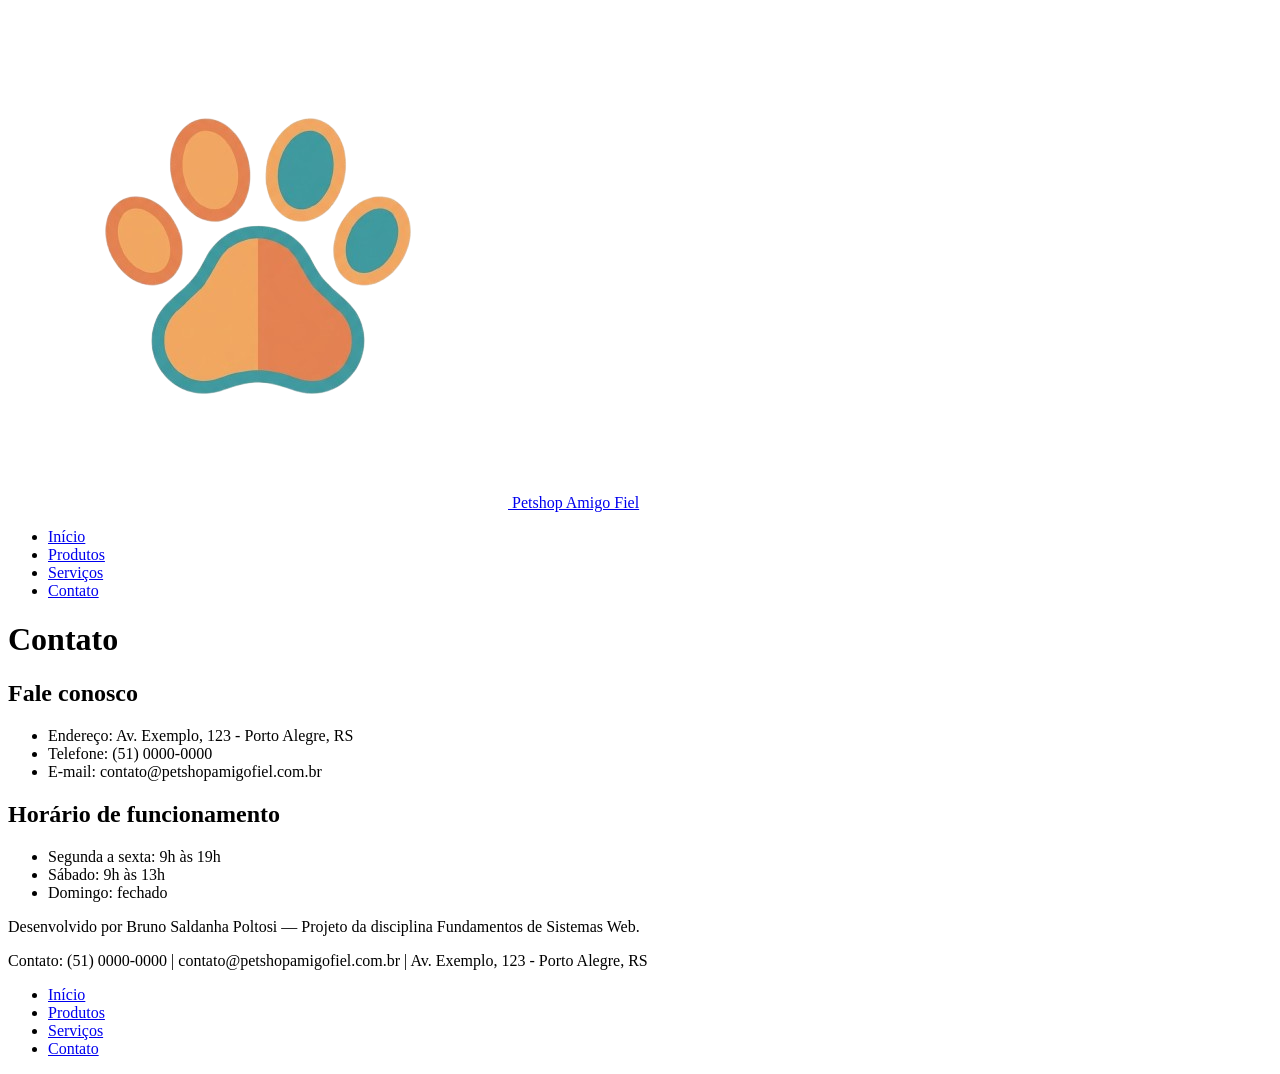
<file: Contato.html>
<!DOCTYPE html>
<html lang="pt-br">
<head>
  <meta charset="UTF-8">
  <meta name="viewport" content="width=device-width, initial-scale=1.0">
  <title>Petshop Amigo Fiel | Contato</title>
</head>
<body>

  <!-- HEADER PADRÃO - manter idêntico em todas as páginas (index, produtos, servicos, contato) -->
  <header>
    <div class="container">
      <a href="index.html" class="logo-link">
        <img src="images/layout/logo-petshop.png" alt="Logotipo do Petshop Amigo Fiel" class="logo">
        <span class="site-title">Petshop Amigo Fiel</span>
      </a>
      <nav class="navbar">
        <ul class="navbar-nav">
          <li class="nav-item"><a class="nav-link" href="index.html">Início</a></li>
          <li class="nav-item"><a class="nav-link" href="produtos.html">Produtos</a></li>
          <li class="nav-item"><a class="nav-link" href="servicos.html">Serviços</a></li>
          <li class="nav-item"><a class="nav-link" href="contato.html">Contato</a></li>
        </ul>
      </nav>
    </div>
  </header>
  <!-- FIM DO HEADER PADRÃO -->

  <main>
    <div class="container">
      <h1>Contato</h1>

      <section class="contato-info">
        <h2>Fale conosco</h2>
        <ul>
          <li>Endereço: Av. Exemplo, 123 - Porto Alegre, RS</li>
          <li>Telefone: (51) 0000-0000</li>
          <li>E-mail: contato@petshopamigofiel.com.br</li>
        </ul>
      </section>

      <section class="horario-funcionamento">
        <h2>Horário de funcionamento</h2>
        <ul>
          <li>Segunda a sexta: 9h às 19h</li>
          <li>Sábado: 9h às 13h</li>
          <li>Domingo: fechado</li>
        </ul>
      </section>
    </div>
  </main>

  <!-- FOOTER PADRÃO - manter idêntico em todas as páginas! -->
  <footer>
    <div class="container">
      <p>Desenvolvido por Bruno Saldanha Poltosi — Projeto da disciplina Fundamentos de Sistemas Web.</p>
      <p>Contato: (51) 0000-0000 | contato@petshopamigofiel.com.br | Av. Exemplo, 123 - Porto Alegre, RS</p>
      <nav>
        <ul class="footer-nav">
          <li><a href="index.html">Início</a></li>
          <li><a href="produtos.html">Produtos</a></li>
          <li><a href="servicos.html">Serviços</a></li>
          <li><a href="contato.html">Contato</a></li>
        </ul>
      </nav>
    </div>
  </footer>
  <!-- FIM DO FOOTER PADRÃO -->
</body>
</html>
</file>
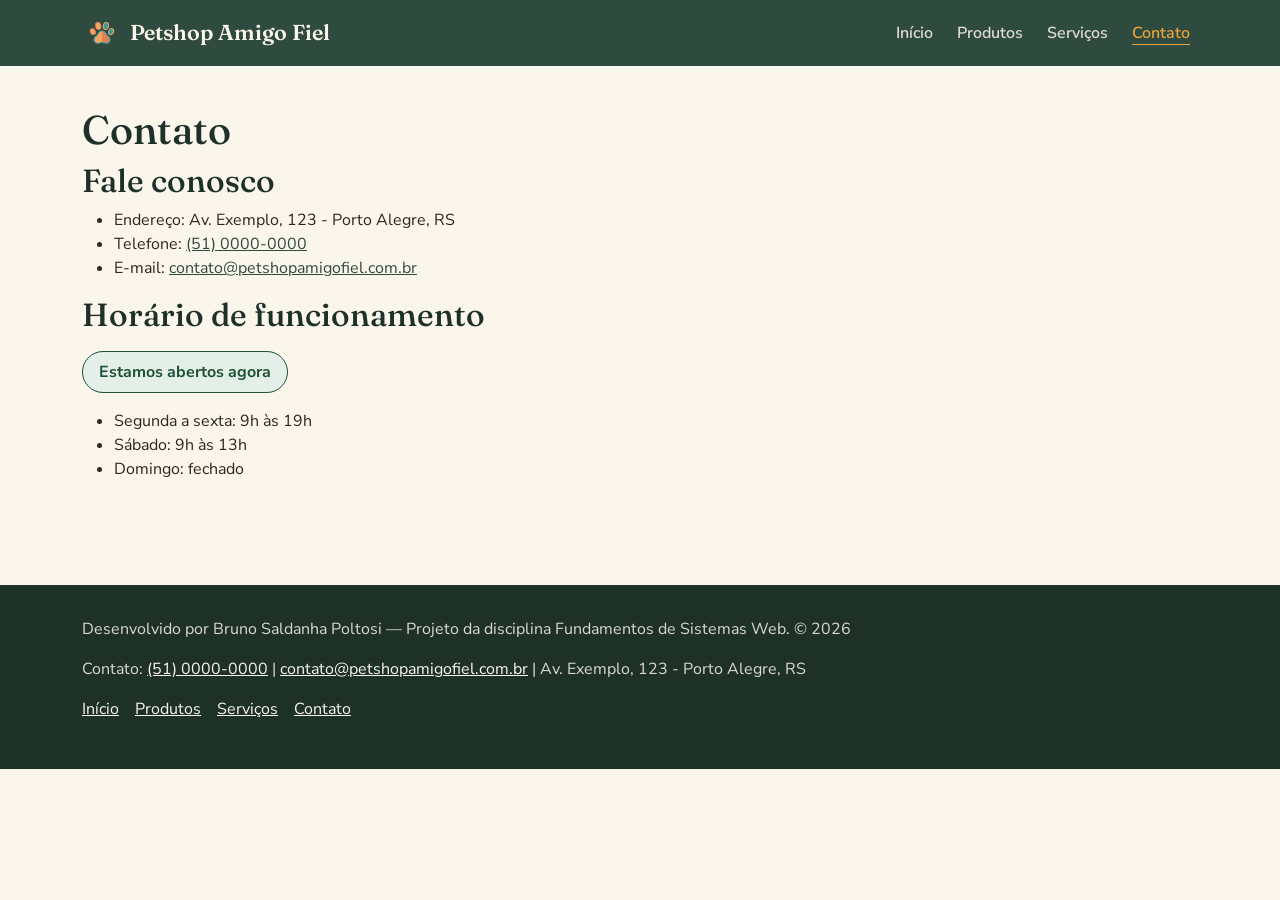
<file: contato.html>
<!DOCTYPE html>
<html lang="pt-BR">
<head>
  <meta charset="UTF-8">
  <meta name="viewport" content="width=device-width, initial-scale=1.0">
  <title>Petshop Amigo Fiel | Contato</title>
  <meta name="description" content="Entre em contato com o Petshop Amigo Fiel: endereco, telefone, e-mail e horario de funcionamento.">

  <link rel="preconnect" href="https://fonts.googleapis.com">
  <link rel="preconnect" href="https://fonts.gstatic.com" crossorigin>
  <link href="https://fonts.googleapis.com/css2?family=Fraunces:opsz,wght@9..144,400;9..144,600;9..144,700&family=Nunito+Sans:wght@400;600;700&display=swap" rel="stylesheet">

  <link href="https://cdn.jsdelivr.net/npm/bootstrap@5.3.3/dist/css/bootstrap.min.css" rel="stylesheet">
  <link rel="icon" type="image/png" href="images/layout/favicon.png">
  <link rel="stylesheet" href="css/estilo.css">
</head>
<body>

  <a href="#conteudo-principal" class="visually-hidden-focusable skip-link">Pular para o conteúdo principal</a>

  <!-- HEADER PADRÃO - manter idêntico em todas as páginas (index, produtos, servicos, contato) -->
  <header class="navbar-petshop">
    <nav class="navbar navbar-expand-lg navbar-petshop" aria-label="Navegação principal">
      <div class="container">
        <a href="index.html" class="navbar-brand logo-link d-flex align-items-center gap-2">
          <img src="images/layout/logo-petshop.png" alt="Logotipo do Petshop Amigo Fiel" class="logo">
          <span class="site-title">Petshop Amigo Fiel</span>
        </a>
        <button class="navbar-toggler" type="button" data-bs-toggle="collapse" data-bs-target="#menuPrincipal"
          aria-controls="menuPrincipal" aria-expanded="false" aria-label="Abrir menu de navegação">
          <span class="navbar-toggler-icon"></span>
        </button>
        <div class="collapse navbar-collapse" id="menuPrincipal">
          <ul class="navbar-nav ms-auto mb-2 mb-lg-0 gap-lg-2">
            <li class="nav-item"><a class="nav-link" href="index.html">Início</a></li>
            <li class="nav-item"><a class="nav-link" href="produtos.html">Produtos</a></li>
            <li class="nav-item"><a class="nav-link" href="servicos.html">Serviços</a></li>
            <li class="nav-item"><a class="nav-link" href="contato.html">Contato</a></li>
          </ul>
        </div>
      </div>
    </nav>
  </header>
  <!-- FIM DO HEADER PADRÃO -->

  <main id="conteudo-principal" tabindex="-1">
    <div class="container">
      <h1>Contato</h1>

      <section class="contato-info">
        <h2>Fale conosco</h2>
        <ul>
          <li>Endereço: Av. Exemplo, 123 - Porto Alegre, RS</li>
          <li>Telefone: <a href="tel:+555100000000">(51) 0000-0000</a></li>
          <li>E-mail: <a href="mailto:contato@petshopamigofiel.com.br">contato@petshopamigofiel.com.br</a></li>
        </ul>
      </section>

      <section class="horario-funcionamento">
        <h2>Horário de funcionamento</h2>

        <!-- Preenchido em tempo real por js/horario.js, comparando o horário
             do dispositivo do visitante com a lista abaixo -->
        <p id="status-funcionamento" class="status-funcionamento" role="status"></p>

        <ul>
          <li>Segunda a sexta: 9h às 19h</li>
          <li>Sábado: 9h às 13h</li>
          <li>Domingo: fechado</li>
        </ul>
      </section>
    </div>
  </main>

  <!-- FOOTER PADRÃO - manter idêntico em todas as páginas! -->
  <footer>
    <div class="container">
      <p>Desenvolvido por Bruno Saldanha Poltosi — Projeto da disciplina Fundamentos de Sistemas Web. &copy; <span id="ano-atual"></span></p>
      <p>Contato: <a href="tel:+555100000000">(51) 0000-0000</a> | <a href="mailto:contato@petshopamigofiel.com.br">contato@petshopamigofiel.com.br</a> | Av. Exemplo, 123 - Porto Alegre, RS</p>
      <nav aria-label="Navegação do rodapé">
        <ul class="footer-nav">
          <li><a href="index.html">Início</a></li>
          <li><a href="produtos.html">Produtos</a></li>
          <li><a href="servicos.html">Serviços</a></li>
          <li><a href="contato.html">Contato</a></li>
        </ul>
      </nav>
    </div>
  </footer>
  <!-- FIM DO FOOTER PADRÃO -->

  <script src="https://cdn.jsdelivr.net/npm/bootstrap@5.3.3/dist/js/bootstrap.bundle.min.js"></script>
  <script src="js/main.js"></script>
  <script src="js/horario.js"></script>
</body>
</html>
</file>
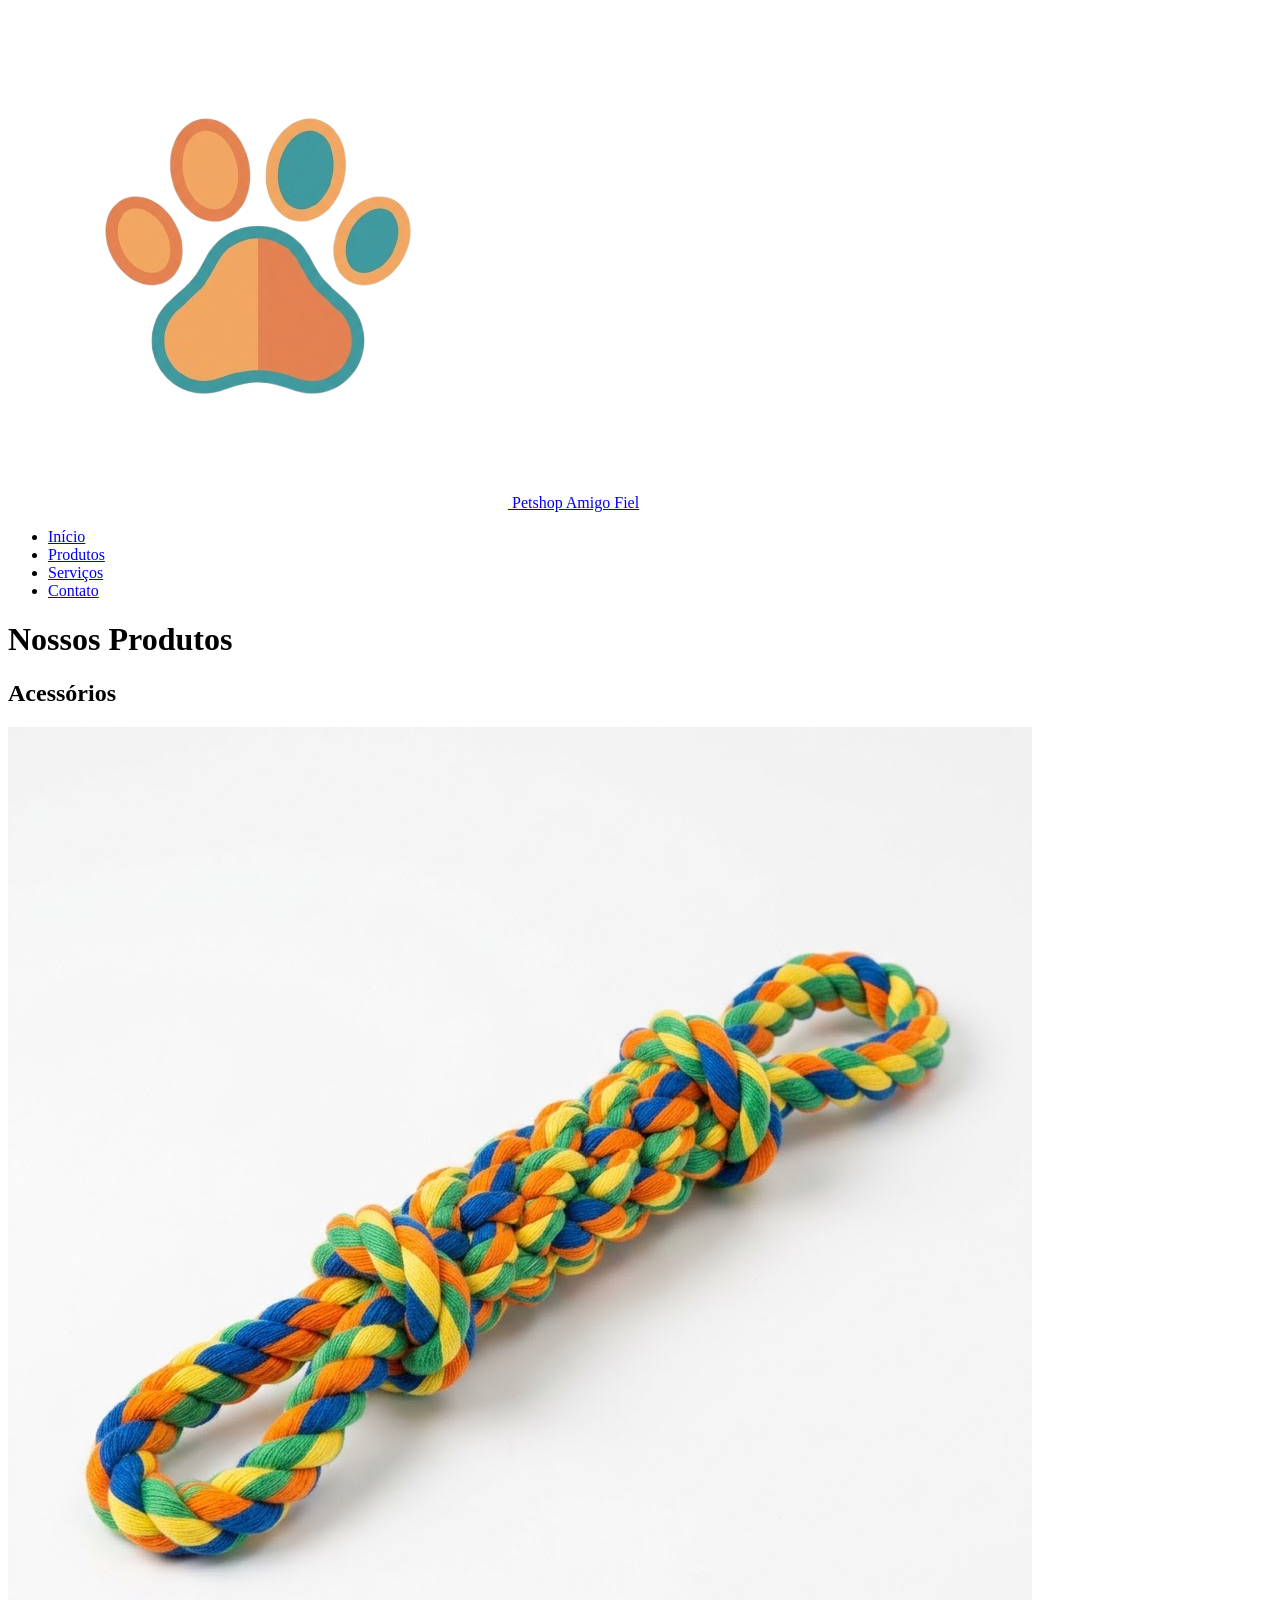
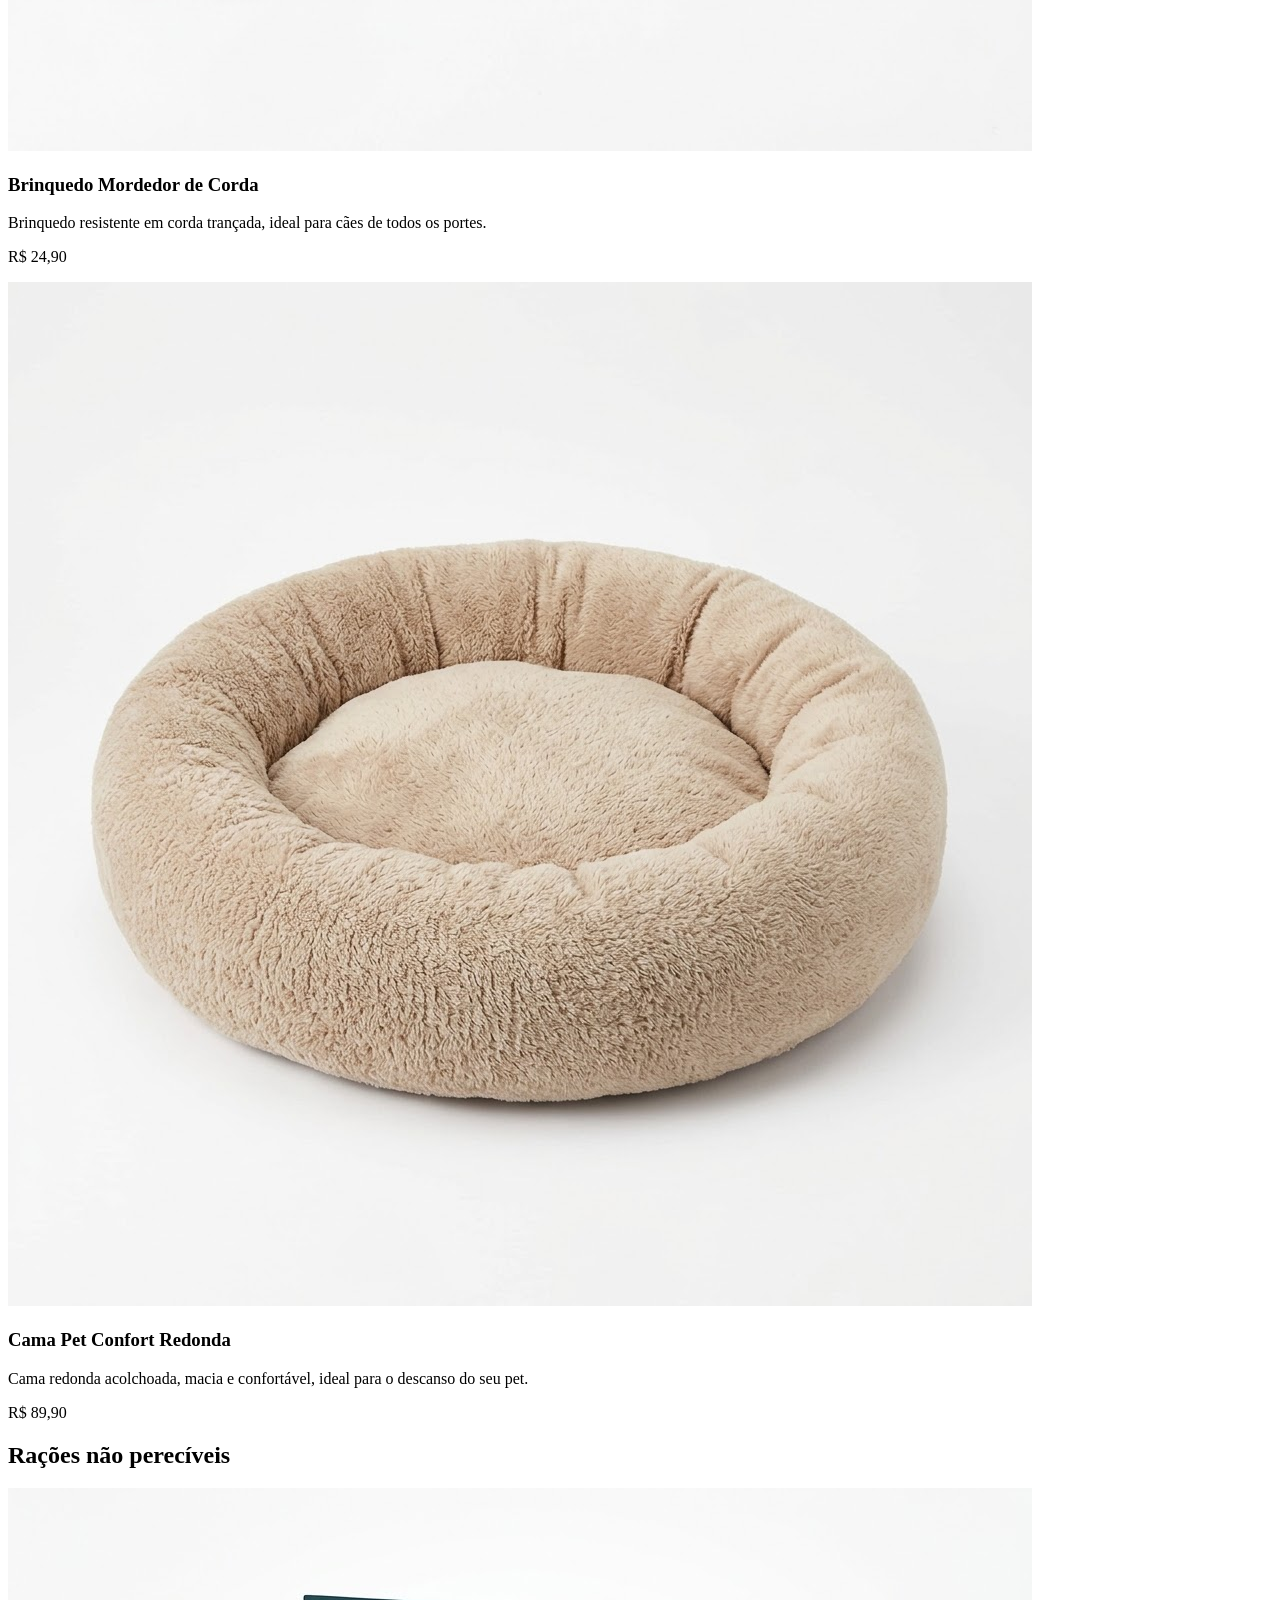
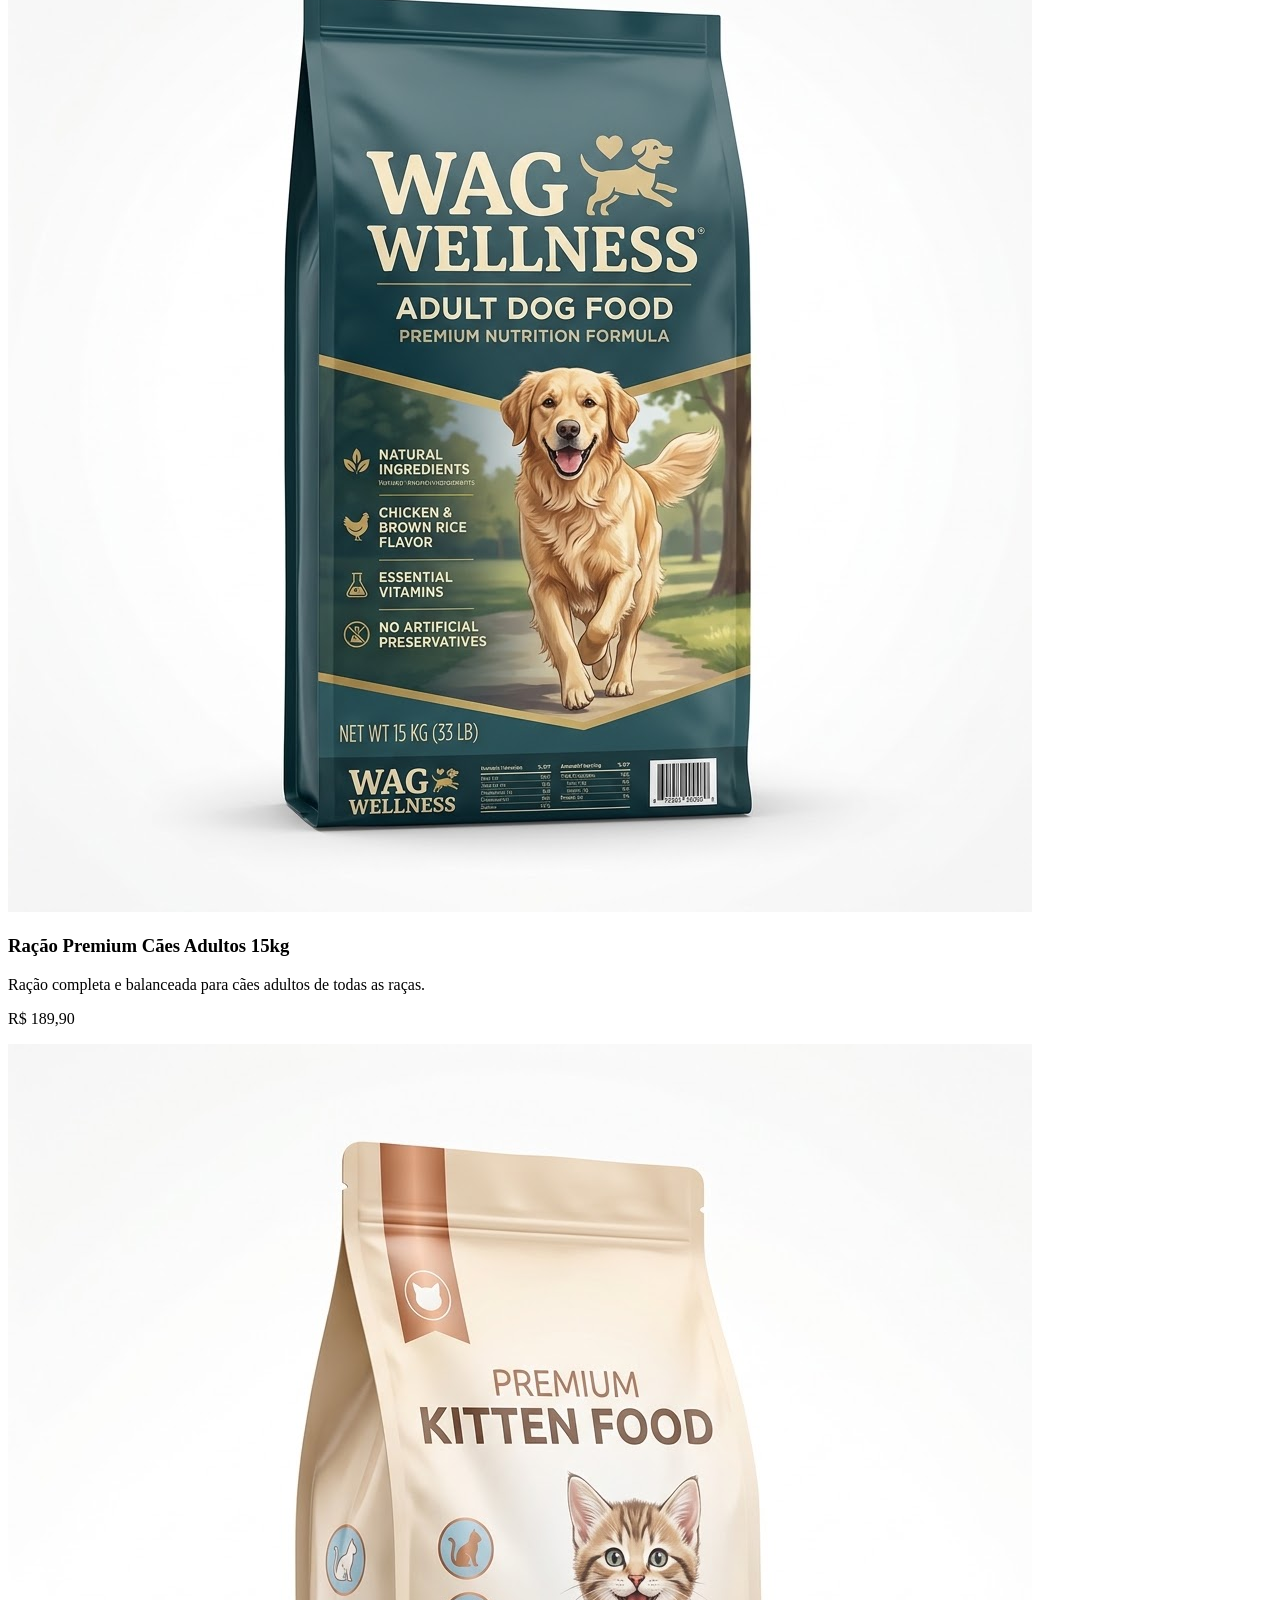
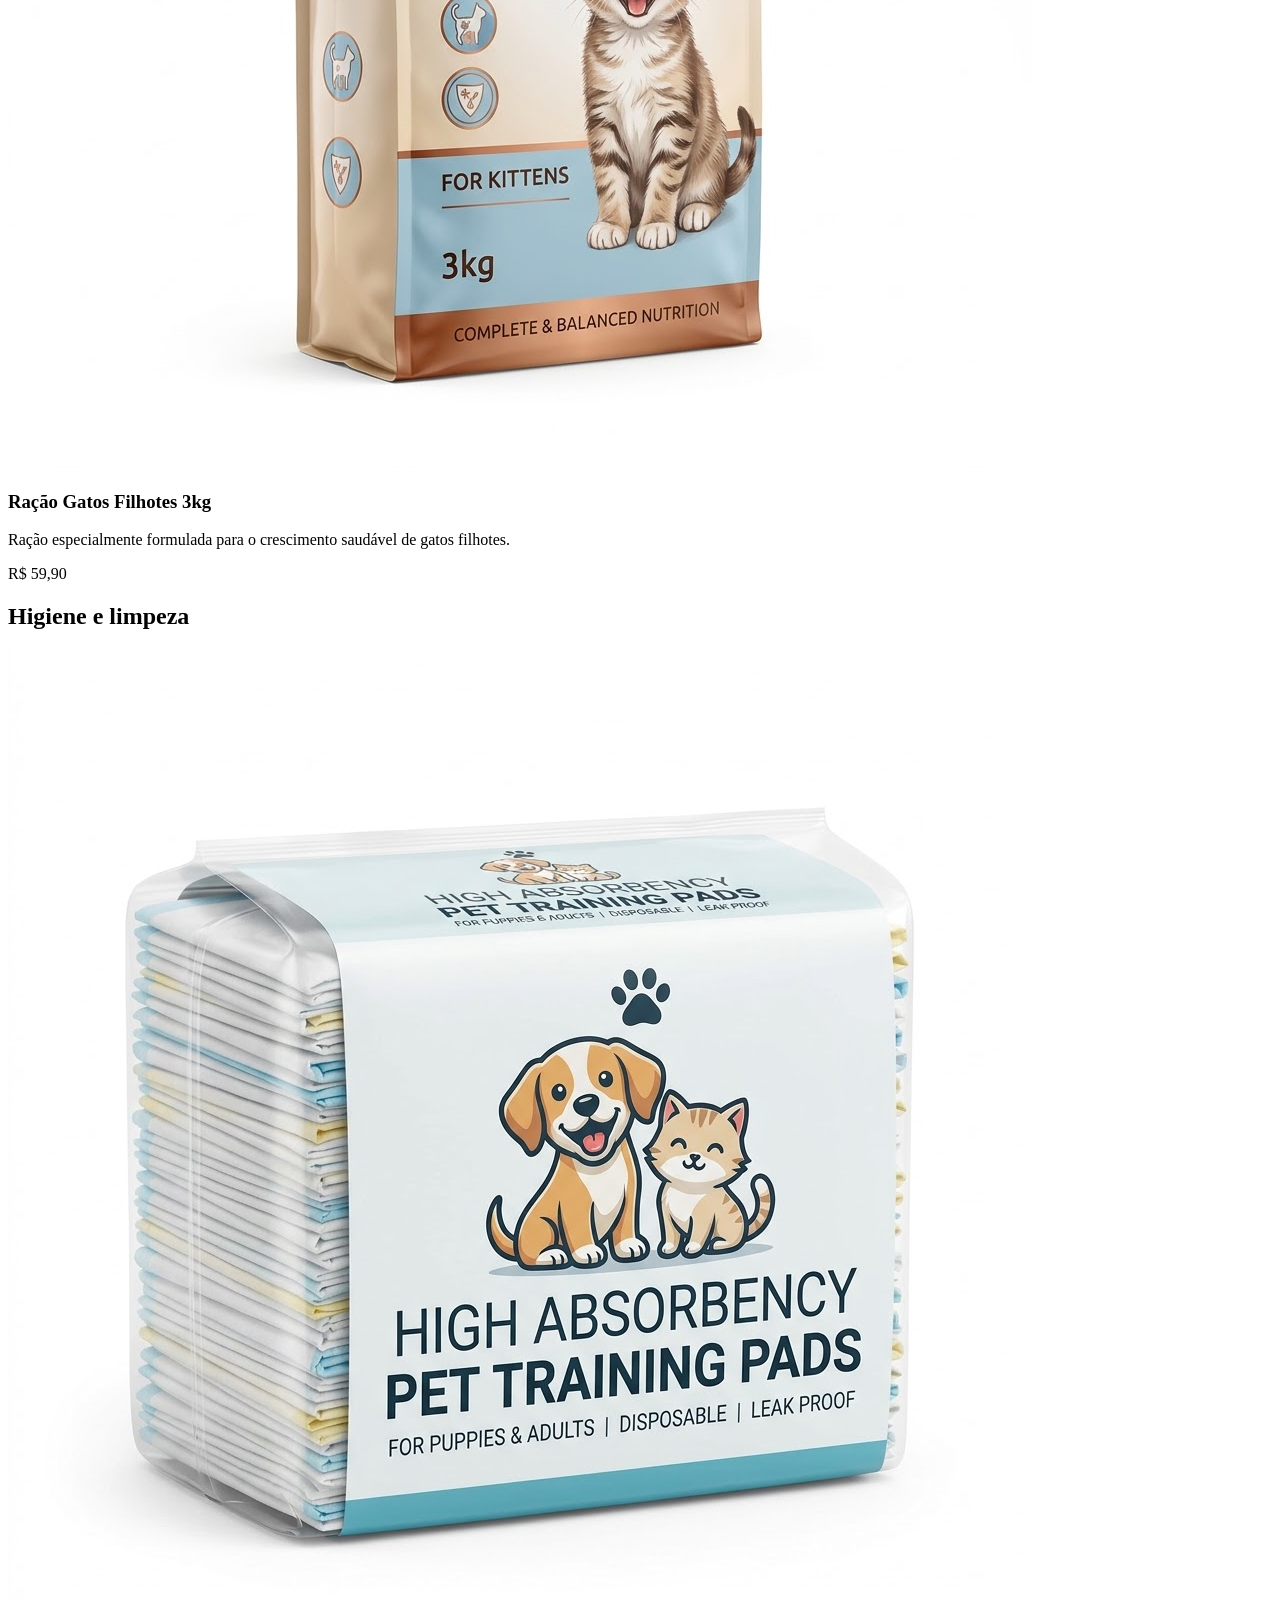
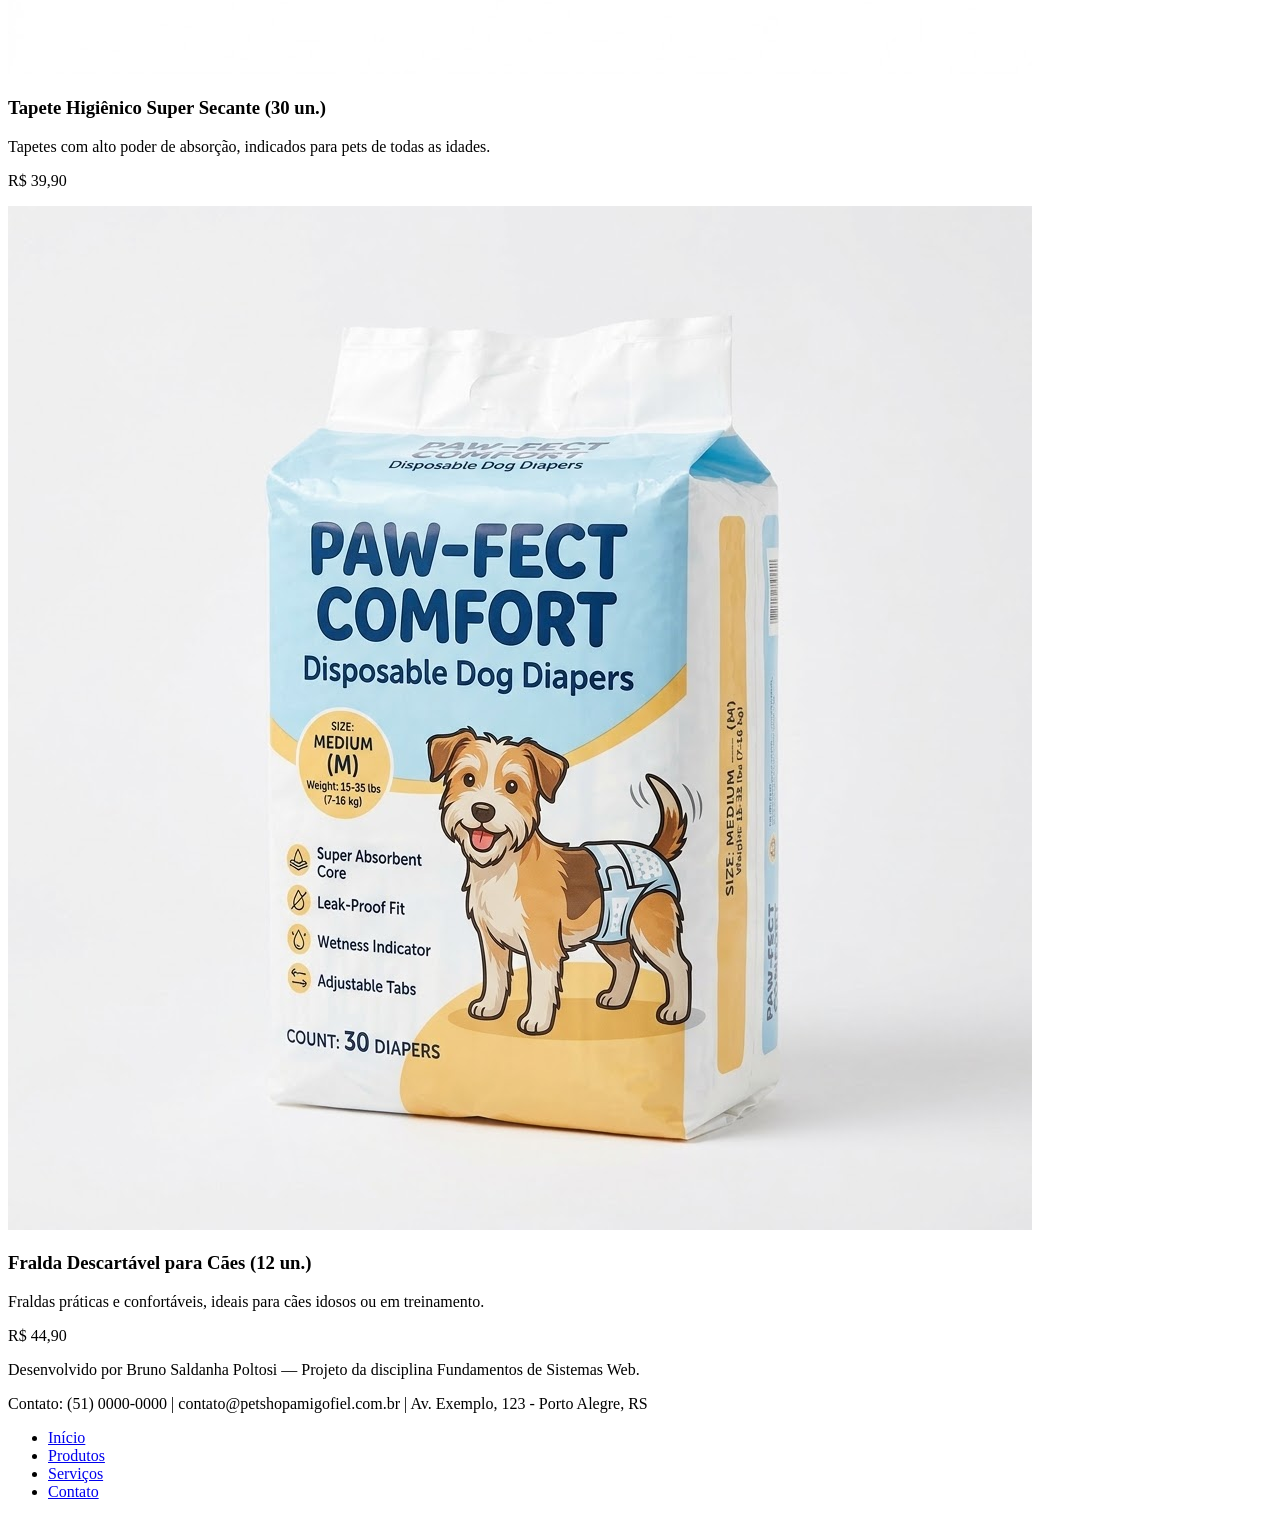
<file: Produtos.html>
<!DOCTYPE html>
<html lang="pt-br">
<head>
  <meta charset="UTF-8">
  <meta name="viewport" content="width=device-width, initial-scale=1.0">
  <title>Petshop Amigo Fiel | Produtos</title>
</head>
<body>

  <!-- HEADER PADRÃO - manter idêntico em todas as páginas (index, produtos, servicos, contato) -->
  <header>
    <div class="container">
      <a href="index.html" class="logo-link">
        <img src="images/layout/logo-petshop.png" alt="Logotipo do Petshop Amigo Fiel" class="logo">
        <span class="site-title">Petshop Amigo Fiel</span>
      </a>
      <nav class="navbar">
        <ul class="navbar-nav">
          <li class="nav-item"><a class="nav-link" href="index.html">Início</a></li>
          <li class="nav-item"><a class="nav-link" href="produtos.html">Produtos</a></li>
          <li class="nav-item"><a class="nav-link" href="servicos.html">Serviços</a></li>
          <li class="nav-item"><a class="nav-link" href="contato.html">Contato</a></li>
        </ul>
      </nav>
    </div>
  </header>
  <!-- FIM DO HEADER PADRÃO -->

  <main>
    <div class="container">
      <h1>Nossos Produtos</h1>

      <!-- Categoria: Acessórios (mínimo 2 produtos) -->
      <section class="categoria" id="categoria-acessorios">
        <h2>Acessórios</h2>
        <div class="row">

          <article class="card produto-card col">
            <img src="images/produtos/acessorio-mordedor-corda.jpg" alt="Brinquedo mordedor de corda colorido para cães" class="card-img">
            <div class="card-body">
              <h3 class="card-title">Brinquedo Mordedor de Corda</h3>
              <p class="card-text">Brinquedo resistente em corda trançada, ideal para cães de todos os portes.</p>
              <p class="preco">R$ 24,90</p>
            </div>
          </article>

          <article class="card produto-card col">
            <img src="images/produtos/acessorio-cama-pet.jpg" alt="Cama pet confort redonda na cor bege" class="card-img">
            <div class="card-body">
              <h3 class="card-title">Cama Pet Confort Redonda</h3>
              <p class="card-text">Cama redonda acolchoada, macia e confortável, ideal para o descanso do seu pet.</p>
              <p class="preco">R$ 89,90</p>
            </div>
          </article>
        </div>
      </section>

      <!-- Categoria: Rações não perecíveis (mínimo 2 produtos) -->
      <section class="categoria" id="categoria-racao">
        <h2>Rações não perecíveis</h2>
        <div class="row">

          <article class="card produto-card col">
            <img src="images/produtos/racao-caes-adultos.jpg" alt="Pacote de ração premium para cães adultos, 15kg" class="card-img">
            <div class="card-body">
              <h3 class="card-title">Ração Premium Cães Adultos 15kg</h3>
              <p class="card-text">Ração completa e balanceada para cães adultos de todas as raças.</p>
              <p class="preco">R$ 189,90</p>
            </div>
          </article>
          <article class="card produto-card col">
            <img src="images/produtos/racao-gatos-filhotes.jpg" alt="Pacote de ração para gatos filhotes, 3kg" class="card-img">
            <div class="card-body">
              <h3 class="card-title">Ração Gatos Filhotes 3kg</h3>
              <p class="card-text">Ração especialmente formulada para o crescimento saudável de gatos filhotes.</p>
              <p class="preco">R$ 59,90</p>
            </div>
          </article>
        </div>
      </section>

      <!-- Categoria: Produtos de higiene e limpeza (mínimo 2 produtos) -->
      <section class="categoria" id="categoria-higiene">
        <h2>Higiene e limpeza</h2>
        <div class="row">
          <article class="card produto-card col">
            <img src="images/produtos/tapete-higienico.jpg" alt="Pacote de tapetes higiênicos super secantes" class="card-img">
            <div class="card-body">
              <h3 class="card-title">Tapete Higiênico Super Secante (30 un.)</h3>
              <p class="card-text">Tapetes com alto poder de absorção, indicados para pets de todas as idades.</p>
              <p class="preco">R$ 39,90</p>
            </div>
          </article>
          <article class="card produto-card col">
            <img src="images/produtos/fralda-caes.jpg" alt="Pacote de fraldas descartáveis para cães" class="card-img">
            <div class="card-body">
              <h3 class="card-title">Fralda Descartável para Cães (12 un.)</h3>
              <p class="card-text">Fraldas práticas e confortáveis, ideais para cães idosos ou em treinamento.</p>
              <p class="preco">R$ 44,90</p>
            </div>
          </article>
        </div>
      </section>
    </div>
  </main>

  <!-- FOOTER PADRÃO - manter idêntico em todas as páginas -->
  <footer>
    <div class="container">
      <p>Desenvolvido por Bruno Saldanha Poltosi — Projeto da disciplina Fundamentos de Sistemas Web.</p>
      <p>Contato: (51) 0000-0000 | contato@petshopamigofiel.com.br | Av. Exemplo, 123 - Porto Alegre, RS</p>
      <nav>
        <ul class="footer-nav">
          <li><a href="index.html">Início</a></li>
          <li><a href="produtos.html">Produtos</a></li>
          <li><a href="servicos.html">Serviços</a></li>
          <li><a href="contato.html">Contato</a></li>
        </ul>
      </nav>
    </div>
  </footer>
  <!-- FIM DO FOOTER PADRÃO -->
</body>
</html>
</file>
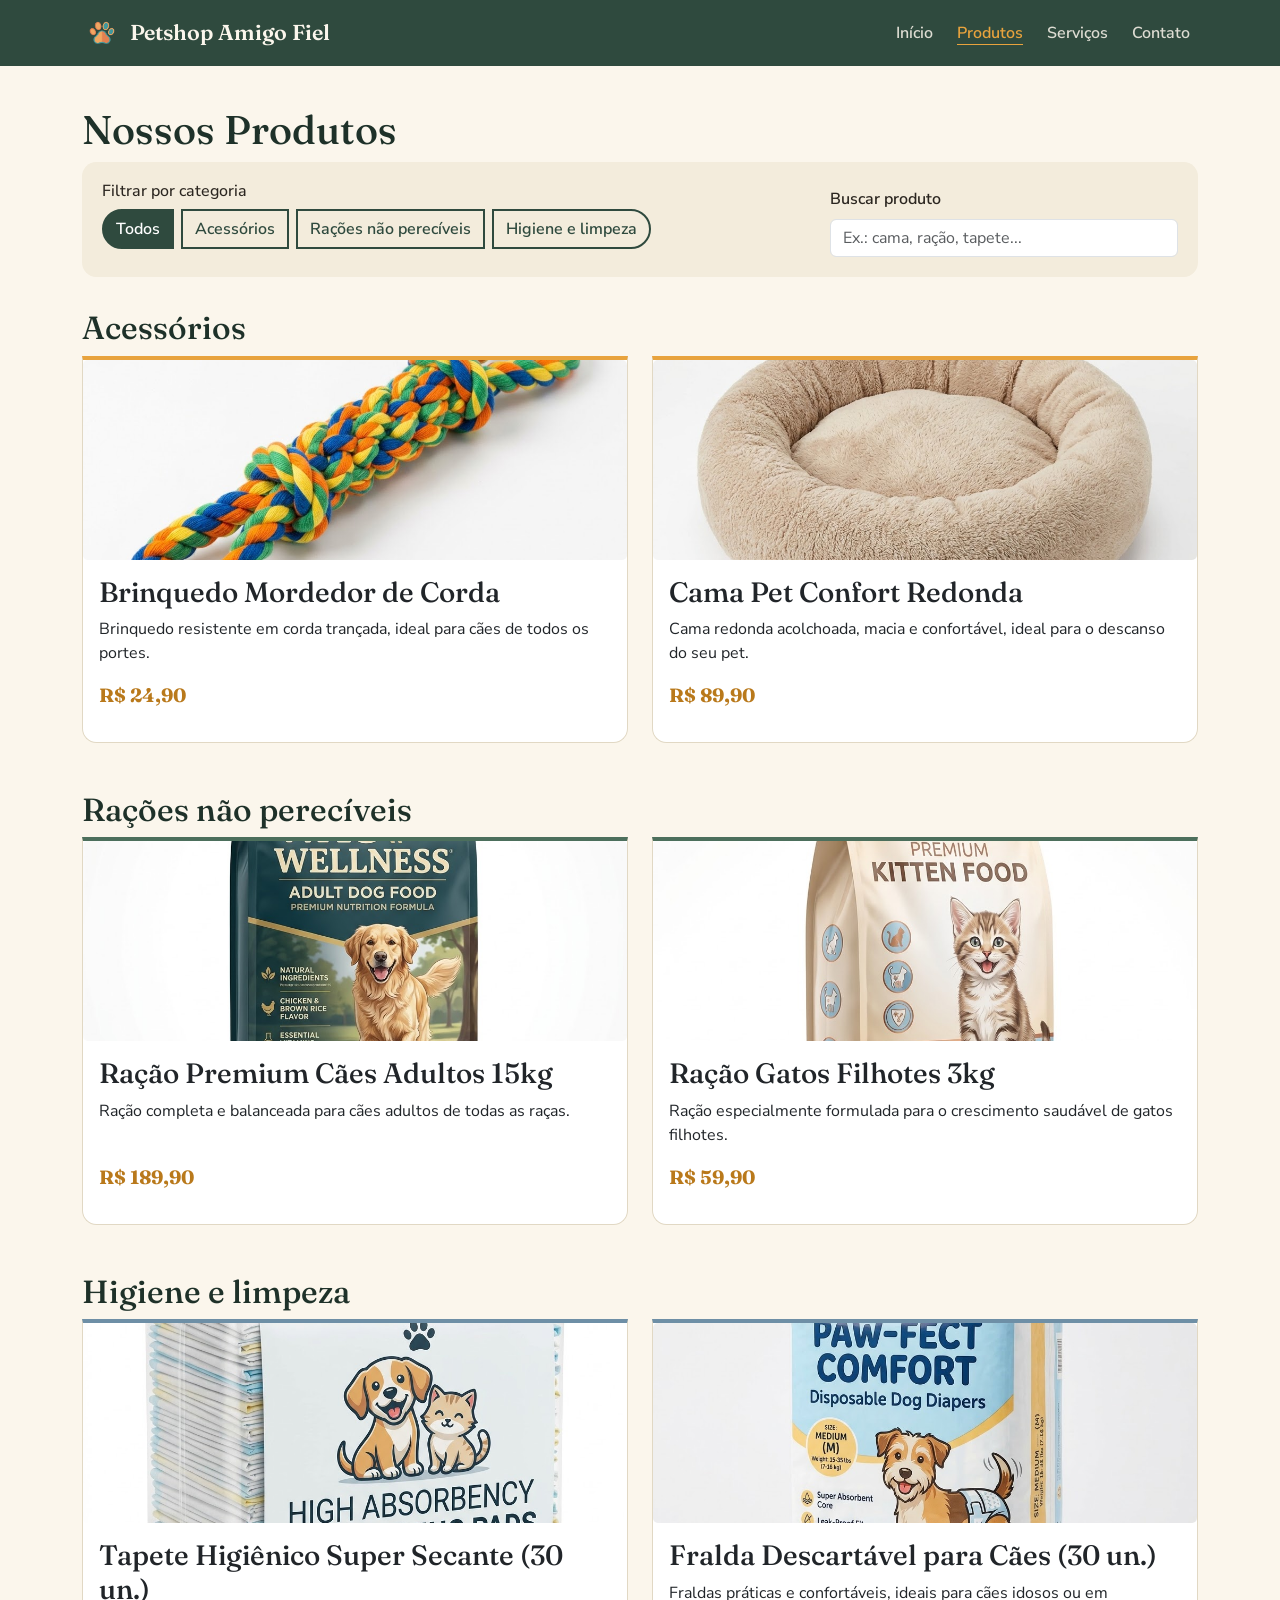
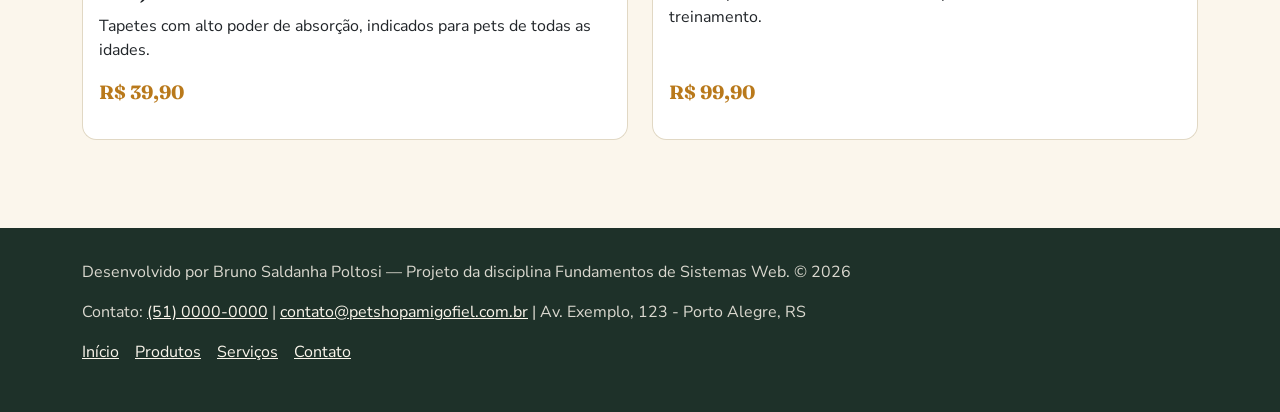
<file: produtos.html>
<!DOCTYPE html>
<html lang="pt-BR">
<head>
  <meta charset="UTF-8">
  <meta name="viewport" content="width=device-width, initial-scale=1.0">
  <title>Petshop Amigo Fiel | Produtos</title>
  <meta name="description" content="Confira acessorios, racoes nao pereciveis e produtos de higiene para pets no Petshop Amigo Fiel.">

  <link rel="preconnect" href="https://fonts.googleapis.com">
  <link rel="preconnect" href="https://fonts.gstatic.com" crossorigin>
  <link href="https://fonts.googleapis.com/css2?family=Fraunces:opsz,wght@9..144,400;9..144,600;9..144,700&family=Nunito+Sans:wght@400;600;700&display=swap" rel="stylesheet">

  <link href="https://cdn.jsdelivr.net/npm/bootstrap@5.3.3/dist/css/bootstrap.min.css" rel="stylesheet">
  <link rel="icon" type="image/png" href="images/layout/favicon.png">
  <link rel="stylesheet" href="css/estilo.css">
</head>
<body>

  <a href="#conteudo-principal" class="visually-hidden-focusable skip-link">Pular para o conteúdo principal</a>

  <!-- HEADER PADRÃO - manter idêntico em todas as páginas (index, produtos, servicos, contato) -->
  <header class="navbar-petshop">
    <nav class="navbar navbar-expand-lg navbar-petshop" aria-label="Navegação principal">
      <div class="container">
        <a href="index.html" class="navbar-brand logo-link d-flex align-items-center gap-2">
          <img src="images/layout/logo-petshop.png" alt="Logotipo do Petshop Amigo Fiel" class="logo">
          <span class="site-title">Petshop Amigo Fiel</span>
        </a>
        <button class="navbar-toggler" type="button" data-bs-toggle="collapse" data-bs-target="#menuPrincipal"
          aria-controls="menuPrincipal" aria-expanded="false" aria-label="Abrir menu de navegação">
          <span class="navbar-toggler-icon"></span>
        </button>
        <div class="collapse navbar-collapse" id="menuPrincipal">
          <ul class="navbar-nav ms-auto mb-2 mb-lg-0 gap-lg-2">
            <li class="nav-item"><a class="nav-link" href="index.html">Início</a></li>
            <li class="nav-item"><a class="nav-link" href="produtos.html">Produtos</a></li>
            <li class="nav-item"><a class="nav-link" href="servicos.html">Serviços</a></li>
            <li class="nav-item"><a class="nav-link" href="contato.html">Contato</a></li>
          </ul>
        </div>
      </div>
    </nav>
  </header>
  <!-- FIM DO HEADER PADRÃO -->

  <main id="conteudo-principal" tabindex="-1">
    <div class="container">
      <h1>Nossos Produtos</h1>

      <!-- Filtro por categoria + busca: puramente do lado do cliente (sem backend) -->
      <div class="filtro-produtos">
        <div class="row g-3 align-items-end">
          <div class="col-lg-8">
            <fieldset class="border-0 p-0 m-0">
              <legend class="h6 mb-2">Filtrar por categoria</legend>
              <div class="btn-group flex-wrap" role="group" aria-label="Filtrar produtos por categoria">
                <input type="radio" class="btn-check" name="filtro-categoria" id="filtro-todos"
                  value="todos" data-filtro-categoria checked>
                <label class="btn btn-filtro me-2 mb-2" for="filtro-todos">Todos</label>

                <input type="radio" class="btn-check" name="filtro-categoria" id="filtro-acessorios"
                  value="categoria-acessorios" data-filtro-categoria>
                <label class="btn btn-filtro me-2 mb-2" for="filtro-acessorios">Acessórios</label>

                <input type="radio" class="btn-check" name="filtro-categoria" id="filtro-racao"
                  value="categoria-racao" data-filtro-categoria>
                <label class="btn btn-filtro me-2 mb-2" for="filtro-racao">Rações não perecíveis</label>

                <input type="radio" class="btn-check" name="filtro-categoria" id="filtro-higiene"
                  value="categoria-higiene" data-filtro-categoria>
                <label class="btn btn-filtro me-2 mb-2" for="filtro-higiene">Higiene e limpeza</label>
              </div>
            </fieldset>
          </div>
          <div class="col-lg-4">
            <label for="busca-produto" class="form-label">Buscar produto</label>
            <input type="search" id="busca-produto" name="busca-produto" class="form-control"
              placeholder="Ex.: cama, ração, tapete...">
          </div>
        </div>
      </div>

      <!-- Categoria: Acessórios (mínimo 2 produtos) -->
      <section class="categoria" id="categoria-acessorios">
        <h2>Acessórios</h2>
        <div class="row row-cols-1 row-cols-md-2 g-4">

          <article class="col">
            <div class="card produto-card h-100">
              <img src="images/produtos/acessorio-mordedor-corda.jpg" alt="Brinquedo mordedor de corda colorido para cães" class="card-img">
              <div class="card-body d-flex flex-column">
                <h3 class="card-title">Brinquedo Mordedor de Corda</h3>
                <p class="card-text">Brinquedo resistente em corda trançada, ideal para cães de todos os portes.</p>
                <p class="preco mt-auto">R$ 24,90</p>
              </div>
            </div>
          </article>

          <article class="col">
            <div class="card produto-card h-100">
              <img src="images/produtos/acessorio-cama-pet.jpg" alt="Cama pet confort redonda na cor bege" class="card-img">
              <div class="card-body d-flex flex-column">
                <h3 class="card-title">Cama Pet Confort Redonda</h3>
                <p class="card-text">Cama redonda acolchoada, macia e confortável, ideal para o descanso do seu pet.</p>
                <p class="preco mt-auto">R$ 89,90</p>
              </div>
            </div>
          </article>
        </div>
      </section>

      <!-- Categoria: Rações não perecíveis (mínimo 2 produtos) -->
      <section class="categoria mt-5" id="categoria-racao">
        <h2>Rações não perecíveis</h2>
        <div class="row row-cols-1 row-cols-md-2 g-4">

          <article class="col">
            <div class="card produto-card h-100">
              <img src="images/produtos/racao-caes-adultos.jpg" alt="Pacote de ração premium para cães adultos, 15kg" class="card-img">
              <div class="card-body d-flex flex-column">
                <h3 class="card-title">Ração Premium Cães Adultos 15kg</h3>
                <p class="card-text">Ração completa e balanceada para cães adultos de todas as raças.</p>
                <p class="preco mt-auto">R$ 189,90</p>
              </div>
            </div>
          </article>
          <article class="col">
            <div class="card produto-card h-100">
              <img src="images/produtos/racao-gatos-filhotes.jpg" alt="Pacote de ração para gatos filhotes, 3kg" class="card-img">
              <div class="card-body d-flex flex-column">
                <h3 class="card-title">Ração Gatos Filhotes 3kg</h3>
                <p class="card-text">Ração especialmente formulada para o crescimento saudável de gatos filhotes.</p>
                <p class="preco mt-auto">R$ 59,90</p>
              </div>
            </div>
          </article>
        </div>
      </section>

      <!-- Categoria: Produtos de higiene e limpeza (mínimo 2 produtos) -->
      <section class="categoria mt-5" id="categoria-higiene">
        <h2>Higiene e limpeza</h2>
        <div class="row row-cols-1 row-cols-md-2 g-4">
          <article class="col">
            <div class="card produto-card h-100">
              <img src="images/produtos/tapete-higienico.jpg" alt="Pacote de tapetes higiênicos super secantes" class="card-img">
              <div class="card-body d-flex flex-column">
                <h3 class="card-title">Tapete Higiênico Super Secante (30 un.)</h3>
                <p class="card-text">Tapetes com alto poder de absorção, indicados para pets de todas as idades.</p>
                <p class="preco mt-auto">R$ 39,90</p>
              </div>
            </div>
          </article>
          <article class="col">
            <div class="card produto-card h-100">
              <img src="images/produtos/fralda-caes.jpg" alt="Pacote de fraldas descartáveis para cães" class="card-img">
              <div class="card-body d-flex flex-column">
                <h3 class="card-title">Fralda Descartável para Cães (30 un.)</h3>
                <p class="card-text">Fraldas práticas e confortáveis, ideais para cães idosos ou em treinamento.</p>
                <p class="preco mt-auto">R$ 99,90</p>
              </div>
            </div>
          </article>
        </div>
      </section>
    </div>
  </main>

  <!-- FOOTER PADRÃO - manter idêntico em todas as páginas -->
  <footer>
    <div class="container">
      <p>Desenvolvido por Bruno Saldanha Poltosi — Projeto da disciplina Fundamentos de Sistemas Web. &copy; <span id="ano-atual"></span></p>
      <p>Contato: <a href="tel:+555100000000">(51) 0000-0000</a> | <a href="mailto:contato@petshopamigofiel.com.br">contato@petshopamigofiel.com.br</a> | Av. Exemplo, 123 - Porto Alegre, RS</p>
      <nav aria-label="Navegação do rodapé">
        <ul class="footer-nav">
          <li><a href="index.html">Início</a></li>
          <li><a href="produtos.html">Produtos</a></li>
          <li><a href="servicos.html">Serviços</a></li>
          <li><a href="contato.html">Contato</a></li>
        </ul>
      </nav>
    </div>
  </footer>
  <!-- FIM DO FOOTER PADRÃO -->

  <script src="https://cdn.jsdelivr.net/npm/bootstrap@5.3.3/dist/js/bootstrap.bundle.min.js"></script>
  <script src="js/main.js"></script>
  <script src="js/produtos.js"></script>
</body>
</html>
</file>
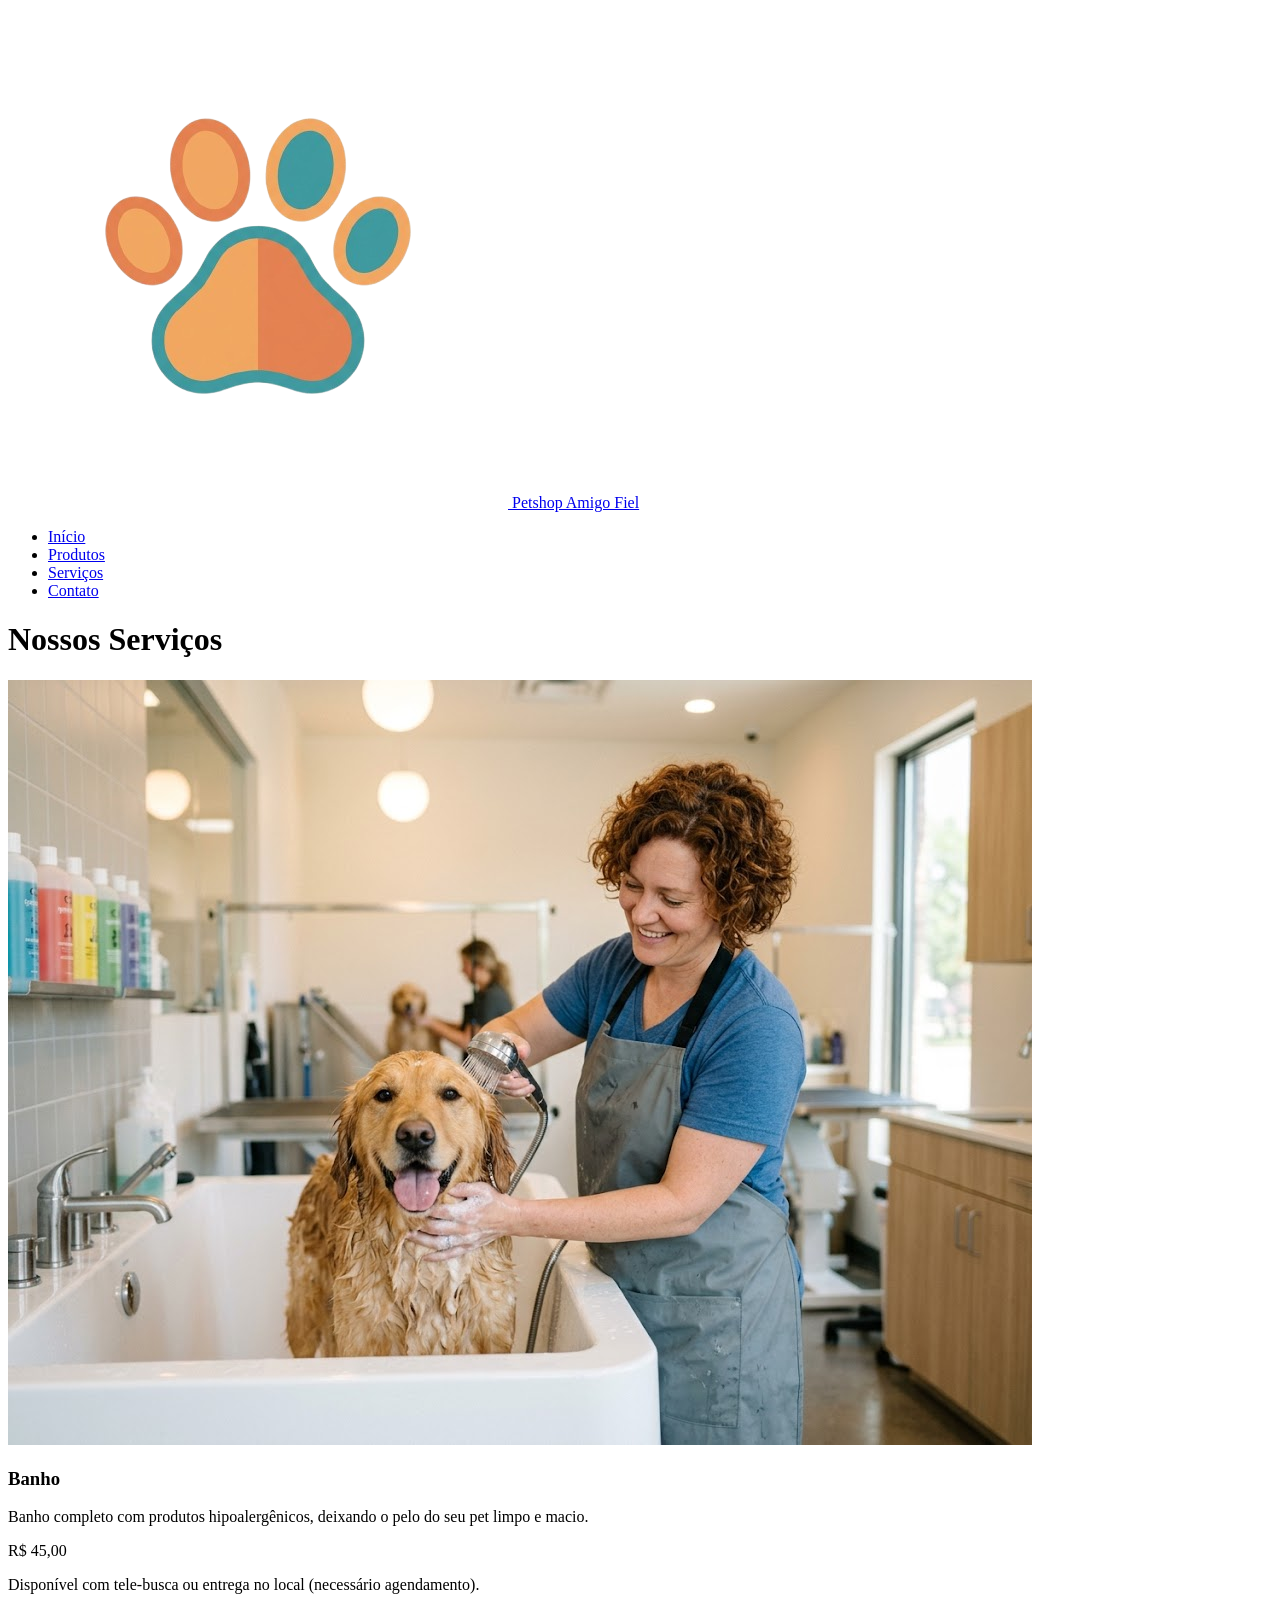
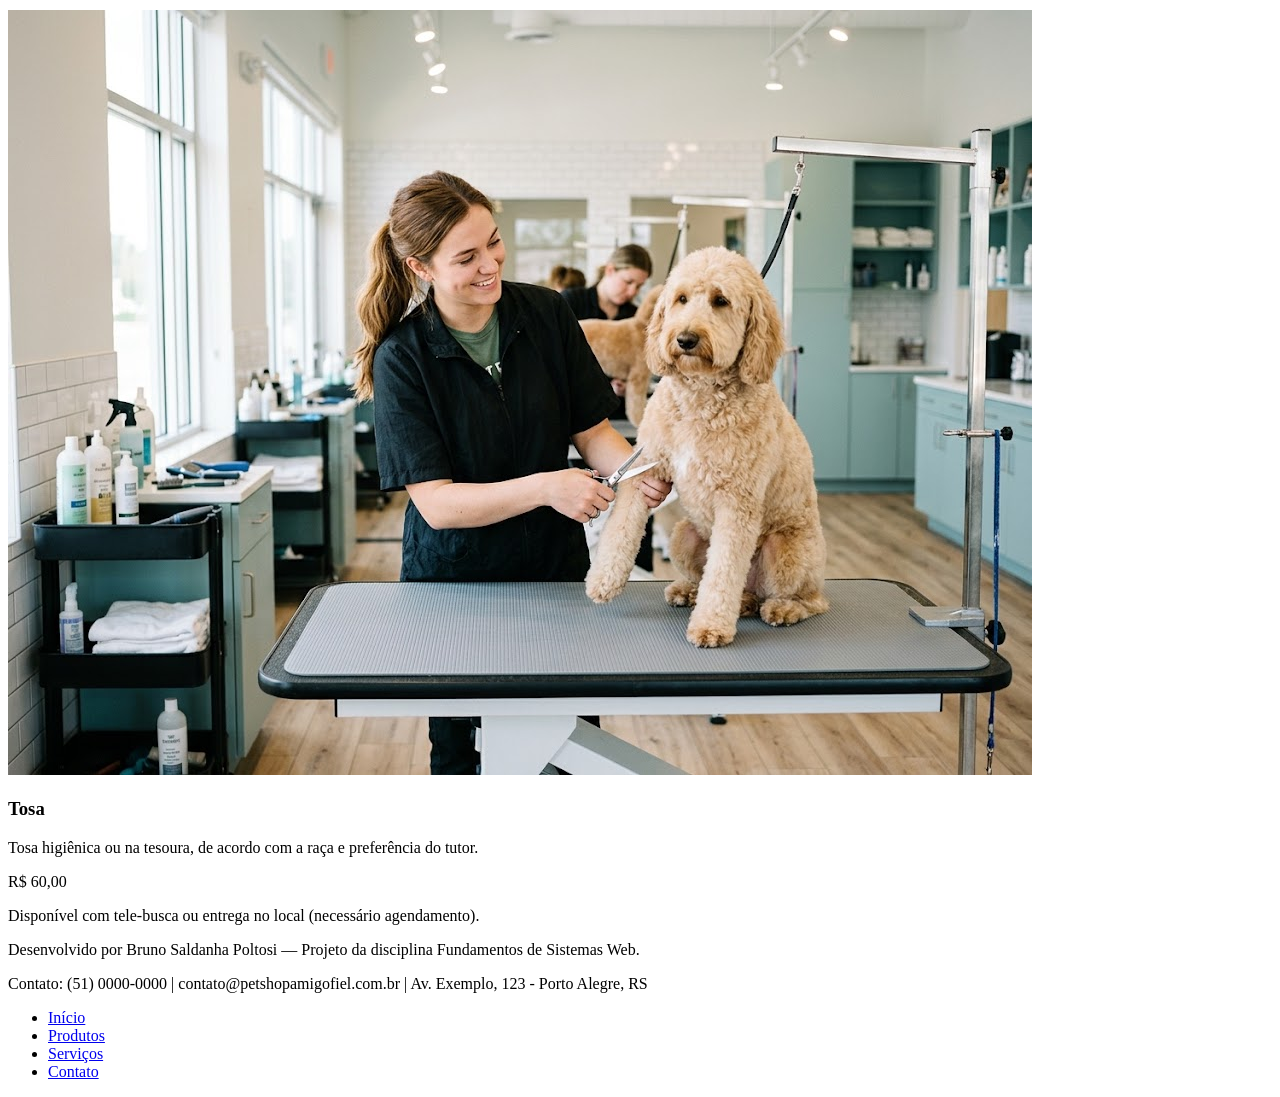
<file: Servicos.html>
<!DOCTYPE html>
<html lang="pt-br">
<head>
  <meta charset="UTF-8">
  <meta name="viewport" content="width=device-width, initial-scale=1.0">
  <title>Petshop Amigo Fiel | Serviços</title>
</head>
<body>

  <!-- HEADER PADRÃO - manter idêntico em todas as páginas (index, produtos, servicos, contato) -->
  <header>
    <div class="container">
      <a href="index.html" class="logo-link">
        <img src="images/layout/logo-petshop.png" alt="Logotipo do Petshop Amigo Fiel" class="logo">
        <span class="site-title">Petshop Amigo Fiel</span>
      </a>
      <nav class="navbar">
        <ul class="navbar-nav">
          <li class="nav-item"><a class="nav-link" href="index.html">Início</a></li>
          <li class="nav-item"><a class="nav-link" href="produtos.html">Produtos</a></li>
          <li class="nav-item"><a class="nav-link" href="servicos.html">Serviços</a></li>
          <li class="nav-item"><a class="nav-link" href="contato.html">Contato</a></li>
        </ul>
      </nav>
    </div>
  </header>
  <!-- FIM DO HEADER PADRÃO -->

  <main>
    <div class="container">
      <h1>Nossos Serviços</h1>
      <div class="row">
        <article class="card servico-card col">
          <img src="images/servicos/servico-banho.jpg" alt="Serviço de banho para cães em ambiente petshop" class="card-img">
          <div class="card-body">
            <h3 class="card-title">Banho</h3>
            <p class="card-text">Banho completo com produtos hipoalergênicos, deixando o pelo do seu pet limpo e macio.</p>
            <p class="preco">R$ 45,00</p>
            <p class="disponibilidade">Disponível com tele-busca ou entrega no local (necessário agendamento).</p>
          </div>
        </article>

        <article class="card servico-card col">
          <img src="images/servicos/servico-tosa.jpg" alt="Serviço de tosa para cães em ambiente petshop" class="card-img">
          <div class="card-body">
            <h3 class="card-title">Tosa</h3>
            <p class="card-text">Tosa higiênica ou na tesoura, de acordo com a raça e preferência do tutor.</p>
            <p class="preco">R$ 60,00</p>
            <p class="disponibilidade">Disponível com tele-busca ou entrega no local (necessário agendamento).</p>
          </div>
        </article>
      </div>
    </div>
  </main>

  <!-- FOOTER PADRÃO - manter idêntico em todas as páginas -->
  <footer>
    <div class="container">
      <p>Desenvolvido por Bruno Saldanha Poltosi — Projeto da disciplina Fundamentos de Sistemas Web.</p>
      <p>Contato: (51) 0000-0000 | contato@petshopamigofiel.com.br | Av. Exemplo, 123 - Porto Alegre, RS</p>
      <nav>
        <ul class="footer-nav">
          <li><a href="index.html">Início</a></li>
          <li><a href="produtos.html">Produtos</a></li>
          <li><a href="servicos.html">Serviços</a></li>
          <li><a href="contato.html">Contato</a></li>
        </ul>
      </nav>
    </div>
  </footer>
  <!-- FIM DO FOOTER PADRÃO -->
</body>
</html>
</file>
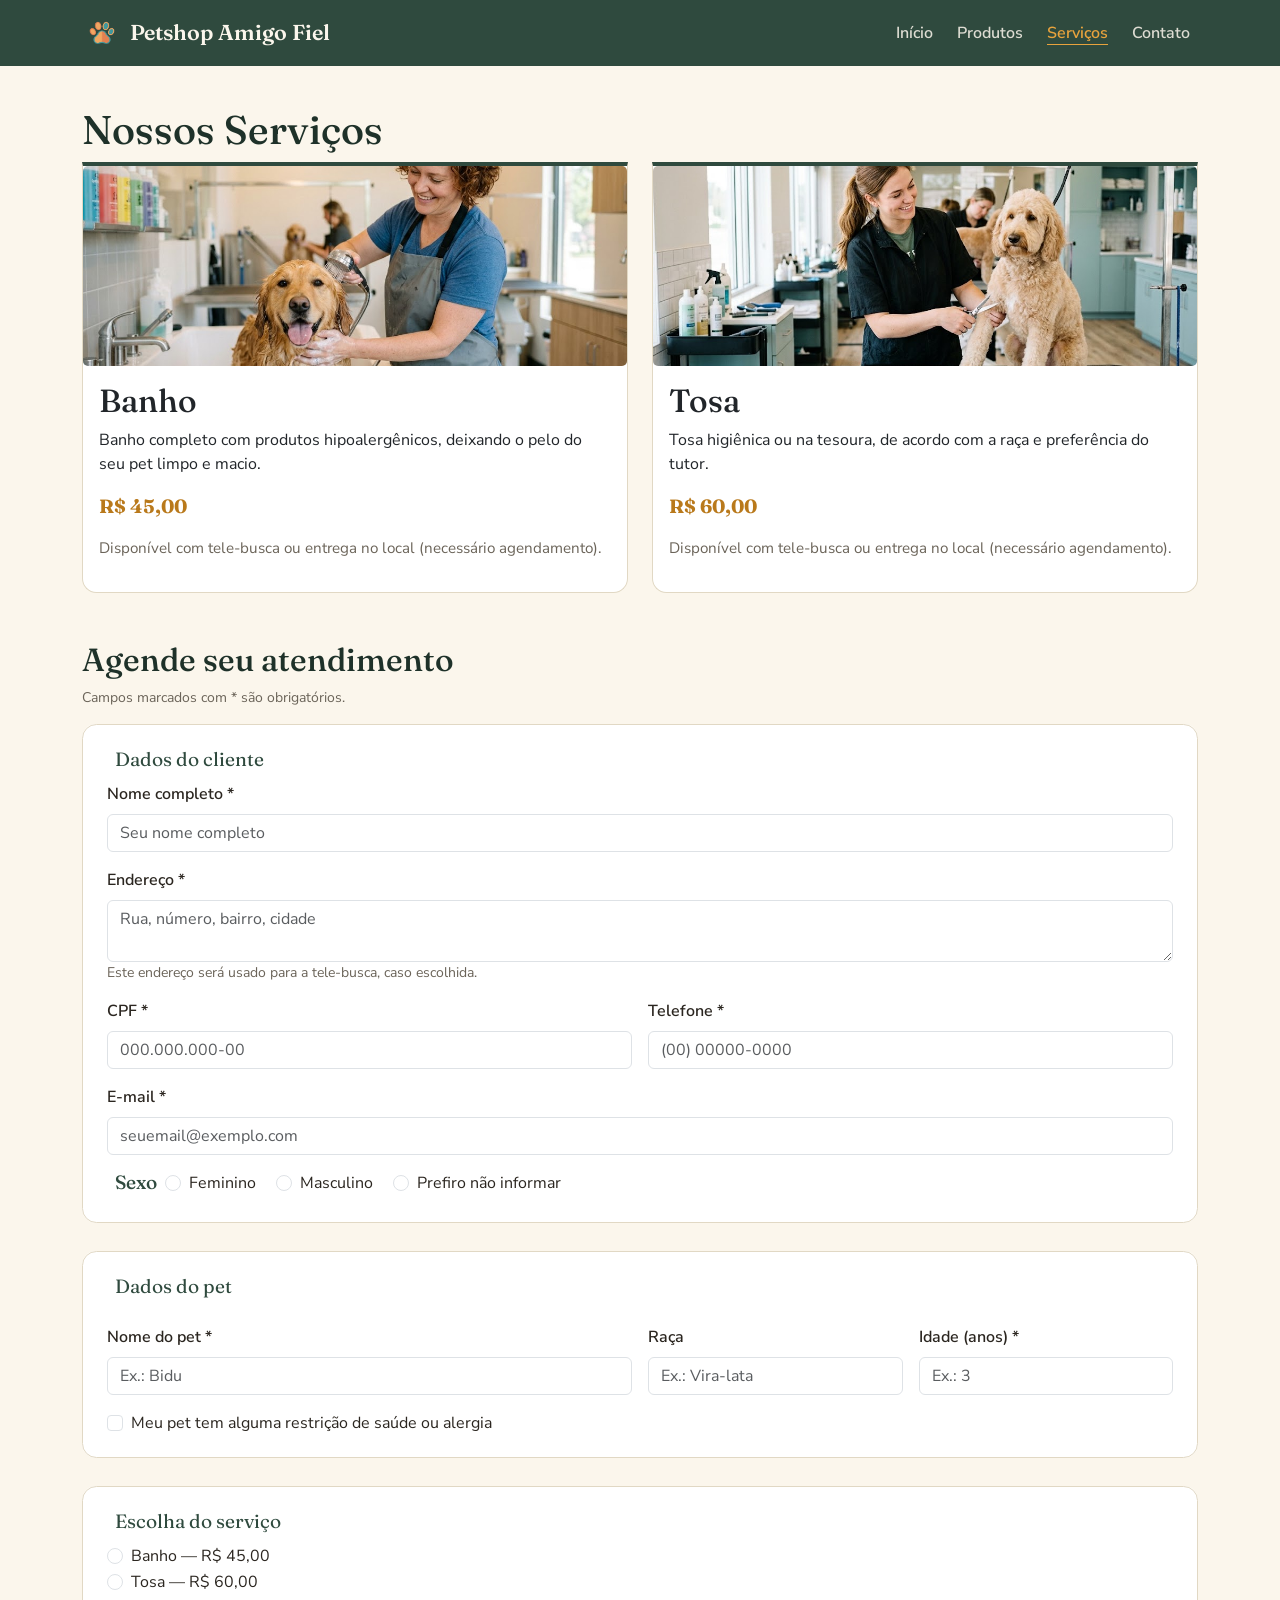
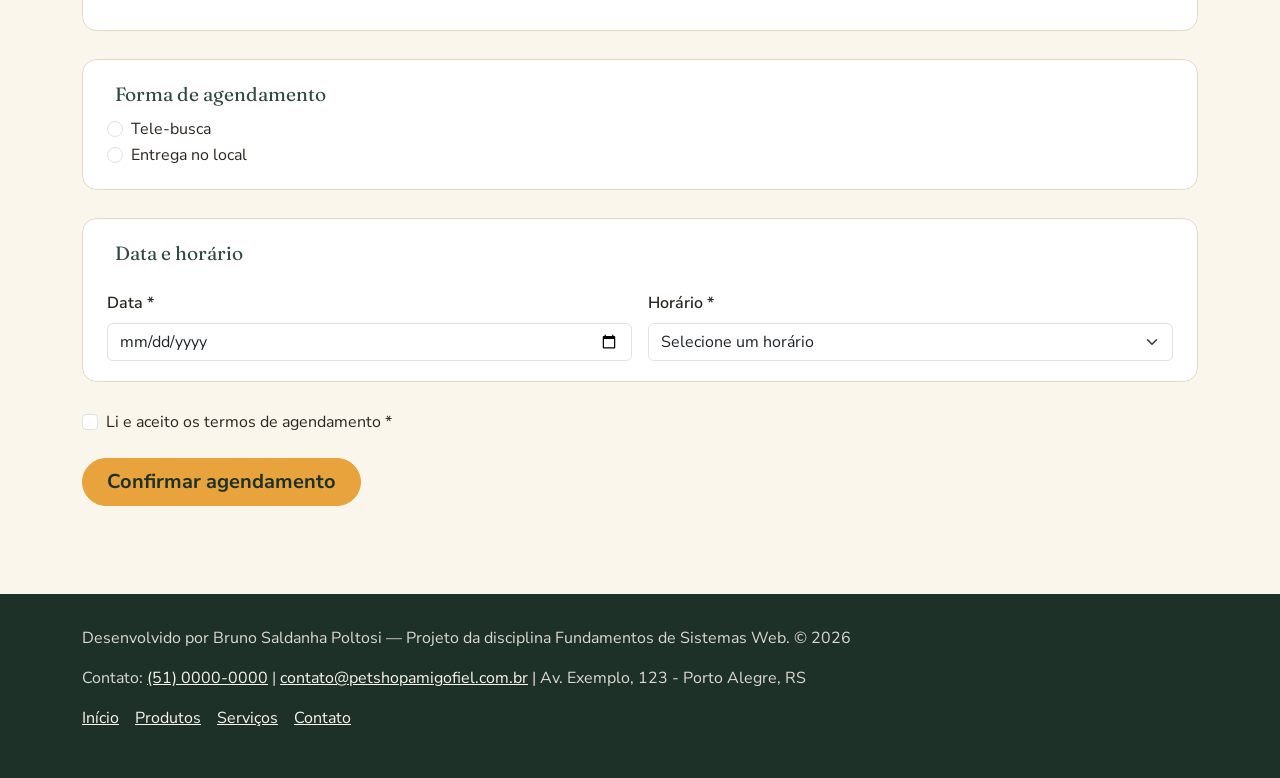
<file: servicos.html>
<!DOCTYPE html>
<html lang="pt-BR">
<head>
  <meta charset="UTF-8">
  <meta name="viewport" content="width=device-width, initial-scale=1.0">
  <title>Petshop Amigo Fiel | Serviços</title>
  <meta name="description" content="Servicos de banho e tosa para pets no Petshop Amigo Fiel, com agendamento por tele-busca ou entrega no local.">

  <link rel="preconnect" href="https://fonts.googleapis.com">
  <link rel="preconnect" href="https://fonts.gstatic.com" crossorigin>
  <link href="https://fonts.googleapis.com/css2?family=Fraunces:opsz,wght@9..144,400;9..144,600;9..144,700&family=Nunito+Sans:wght@400;600;700&display=swap" rel="stylesheet">

  <link href="https://cdn.jsdelivr.net/npm/bootstrap@5.3.3/dist/css/bootstrap.min.css" rel="stylesheet">
  <link rel="icon" type="image/png" href="images/layout/favicon.png">
  <link rel="stylesheet" href="css/estilo.css">
</head>
<body>

  <a href="#conteudo-principal" class="visually-hidden-focusable skip-link">Pular para o conteúdo principal</a>

  <!-- HEADER PADRÃO - manter idêntico em todas as páginas (index, produtos, servicos, contato) -->
  <header class="navbar-petshop">
    <nav class="navbar navbar-expand-lg navbar-petshop" aria-label="Navegação principal">
      <div class="container">
        <a href="index.html" class="navbar-brand logo-link d-flex align-items-center gap-2">
          <img src="images/layout/logo-petshop.png" alt="Logotipo do Petshop Amigo Fiel" class="logo">
          <span class="site-title">Petshop Amigo Fiel</span>
        </a>
        <button class="navbar-toggler" type="button" data-bs-toggle="collapse" data-bs-target="#menuPrincipal"
          aria-controls="menuPrincipal" aria-expanded="false" aria-label="Abrir menu de navegação">
          <span class="navbar-toggler-icon"></span>
        </button>
        <div class="collapse navbar-collapse" id="menuPrincipal">
          <ul class="navbar-nav ms-auto mb-2 mb-lg-0 gap-lg-2">
            <li class="nav-item"><a class="nav-link" href="index.html">Início</a></li>
            <li class="nav-item"><a class="nav-link" href="produtos.html">Produtos</a></li>
            <li class="nav-item"><a class="nav-link" href="servicos.html">Serviços</a></li>
            <li class="nav-item"><a class="nav-link" href="contato.html">Contato</a></li>
          </ul>
        </div>
      </div>
    </nav>
  </header>
  <!-- FIM DO HEADER PADRÃO -->

  <main id="conteudo-principal" tabindex="-1">
    <div class="container">
      <h1>Nossos Serviços</h1>
      <div class="row g-4 mb-5">
        <article class="col-md-6">
          <div class="card servico-card h-100">
            <img src="images/servicos/servico-banho.jpg" alt="Serviço de banho para cães em ambiente petshop" class="card-img">
            <div class="card-body">
              <h2 class="card-title">Banho</h2>
              <p class="card-text">Banho completo com produtos hipoalergênicos, deixando o pelo do seu pet limpo e macio.</p>
              <p class="preco">R$ 45,00</p>
              <p class="disponibilidade">Disponível com tele-busca ou entrega no local (necessário agendamento).</p>
            </div>
          </div>
        </article>

        <article class="col-md-6">
          <div class="card servico-card h-100">
            <img src="images/servicos/servico-tosa.jpg" alt="Serviço de tosa para cães em ambiente petshop" class="card-img">
            <div class="card-body">
              <h2 class="card-title">Tosa</h2>
              <p class="card-text">Tosa higiênica ou na tesoura, de acordo com a raça e preferência do tutor.</p>
              <p class="preco">R$ 60,00</p>
              <p class="disponibilidade">Disponível com tele-busca ou entrega no local (necessário agendamento).</p>
            </div>
          </div>
        </article>
      </div>

      <!-- Cadastro de cliente/pet e agendamento de banho ou tosa -->
      <section id="agendamento" aria-labelledby="titulo-agendamento">
        <h2 id="titulo-agendamento">Agende seu atendimento</h2>
        <p class="texto-dica">Campos marcados com <span aria-hidden="true">*</span> <span class="visually-hidden">(asterisco)</span> são obrigatórios.</p>

        <form id="form-agendamento" novalidate>

          <fieldset class="grupo-formulario">
            <legend>Dados do cliente</legend>

            <div class="mb-3">
              <label for="nome-cliente" class="form-label">Nome completo <span aria-hidden="true">*</span></label>
              <input type="text" class="form-control" id="nome-cliente" name="nome-cliente"
                autocomplete="name" placeholder="Seu nome completo" required>
            </div>

            <div class="mb-3">
              <label for="endereco-cliente" class="form-label">Endereço <span aria-hidden="true">*</span></label>
              <textarea class="form-control" id="endereco-cliente" name="endereco-cliente" rows="2"
                autocomplete="street-address" placeholder="Rua, número, bairro, cidade" required></textarea>
              <div id="dica-endereco" class="texto-dica">Este endereço será usado para a tele-busca, caso escolhida.</div>
            </div>

            <div class="row g-3">
              <div class="col-md-6">
                <label for="cpf-cliente" class="form-label">CPF <span aria-hidden="true">*</span></label>
                <input type="text" class="form-control" id="cpf-cliente" name="cpf-cliente"
                  placeholder="000.000.000-00" pattern="\d{3}\.\d{3}\.\d{3}-\d{2}" maxlength="14" required>
              </div>
              <div class="col-md-6">
                <label for="telefone-cliente" class="form-label">Telefone <span aria-hidden="true">*</span></label>
                <input type="tel" class="form-control" id="telefone-cliente" name="telefone-cliente"
                  autocomplete="tel" placeholder="(00) 00000-0000" required>
              </div>
            </div>

            <div class="mb-3 mt-3">
              <label for="email-cliente" class="form-label">E-mail <span aria-hidden="true">*</span></label>
              <input type="email" class="form-control" id="email-cliente" name="email-cliente"
                autocomplete="email" placeholder="seuemail@exemplo.com" required>
            </div>

            <fieldset class="border-0 p-0 m-0 mt-3">
              <legend class="h6">Sexo</legend>
              <div class="form-check form-check-inline">
                <input class="form-check-input" type="radio" name="sexo" id="sexo-feminino" value="feminino">
                <label class="form-check-label" for="sexo-feminino">Feminino</label>
              </div>
              <div class="form-check form-check-inline">
                <input class="form-check-input" type="radio" name="sexo" id="sexo-masculino" value="masculino">
                <label class="form-check-label" for="sexo-masculino">Masculino</label>
              </div>
              <div class="form-check form-check-inline">
                <input class="form-check-input" type="radio" name="sexo" id="sexo-outro" value="prefiro-nao-informar">
                <label class="form-check-label" for="sexo-outro">Prefiro não informar</label>
              </div>
            </fieldset>
          </fieldset>

          <fieldset class="grupo-formulario">
            <legend>Dados do pet</legend>

            <div class="row g-3">
              <div class="col-md-6">
                <label for="nome-pet" class="form-label">Nome do pet <span aria-hidden="true">*</span></label>
                <input type="text" class="form-control" id="nome-pet" name="nome-pet"
                  placeholder="Ex.: Bidu" required>
              </div>
              <div class="col-md-3">
                <label for="raca-pet" class="form-label">Raça</label>
                <input type="text" class="form-control" id="raca-pet" name="raca-pet"
                  placeholder="Ex.: Vira-lata">
              </div>
              <div class="col-md-3">
                <label for="idade-pet" class="form-label">Idade (anos) <span aria-hidden="true">*</span></label>
                <input type="number" class="form-control" id="idade-pet" name="idade-pet"
                  min="0" max="30" step="1" placeholder="Ex.: 3" required>
              </div>
            </div>

            <div class="form-check mt-3">
              <input class="form-check-input" type="checkbox" id="tem-restricao" name="tem-restricao"
                aria-controls="detalhe-restricao-wrapper">
              <label class="form-check-label" for="tem-restricao">
                Meu pet tem alguma restrição de saúde ou alergia
              </label>
            </div>

            <div id="detalhe-restricao-wrapper" class="mt-2" hidden>
              <label for="detalhe-restricao" class="form-label">Descreva a restrição</label>
              <textarea class="form-control" id="detalhe-restricao" name="detalhe-restricao" rows="2"
                placeholder="Ex.: alergia a determinado xampu"></textarea>
            </div>
          </fieldset>

          <fieldset class="grupo-formulario">
            <legend>Escolha do serviço</legend>

            <div class="form-check">
              <input class="form-check-input" type="radio" name="servico" id="servico-banho"
                value="banho" data-nome="Banho" data-preco="45" required>
              <label class="form-check-label" for="servico-banho">Banho — R$ 45,00</label>
            </div>
            <div class="form-check">
              <input class="form-check-input" type="radio" name="servico" id="servico-tosa"
                value="tosa" data-nome="Tosa" data-preco="60">
              <label class="form-check-label" for="servico-tosa">Tosa — R$ 60,00</label>
            </div>

            <p id="resumo-servico-selecionado" class="texto-dica mt-2" aria-live="polite"></p>
          </fieldset>

          <fieldset class="grupo-formulario">
            <legend>Forma de agendamento</legend>

            <div class="form-check">
              <input class="form-check-input" type="radio" name="forma-agendamento" id="forma-tele-busca"
                value="tele-busca" required>
              <label class="form-check-label" for="forma-tele-busca">Tele-busca</label>
            </div>
            <div class="form-check">
              <input class="form-check-input" type="radio" name="forma-agendamento" id="forma-entrega"
                value="entrega">
              <label class="form-check-label" for="forma-entrega">Entrega no local</label>
            </div>

            <p id="nota-tele-busca" class="texto-dica mt-2" hidden></p>
          </fieldset>

          <fieldset class="grupo-formulario">
            <legend>Data e horário</legend>

            <div class="row g-3">
              <div class="col-md-6">
                <label for="data-agendamento" class="form-label">Data <span aria-hidden="true">*</span></label>
                <input type="date" class="form-control" id="data-agendamento" name="data-agendamento" required>
              </div>
              <div class="col-md-6">
                <label for="horario-agendamento" class="form-label">Horário <span aria-hidden="true">*</span></label>
                <select class="form-select" id="horario-agendamento" name="horario-agendamento" required>
                  <option value="" selected disabled>Selecione um horário</option>
                  <option value="09:00">09:00</option>
                  <option value="10:00">10:00</option>
                  <option value="11:00">11:00</option>
                  <option value="13:00">13:00</option>
                  <option value="14:00">14:00</option>
                  <option value="15:00">15:00</option>
                  <option value="16:00">16:00</option>
                  <option value="17:00">17:00</option>
                </select>
              </div>
            </div>
          </fieldset>

          <div class="form-check mb-4">
            <input class="form-check-input" type="checkbox" id="aceite-termos" name="aceite-termos" required>
            <label class="form-check-label" for="aceite-termos">
              Li e aceito os termos de agendamento <span aria-hidden="true">*</span>
            </label>
          </div>

          <button type="submit" class="btn btn-petshop-primario btn-lg">Confirmar agendamento</button>
        </form>

        <div id="resumo-agendamento" aria-live="polite"></div>
      </section>
    </div>
  </main>

  <!-- FOOTER PADRÃO - manter idêntico em todas as páginas -->
  <footer>
    <div class="container">
      <p>Desenvolvido por Bruno Saldanha Poltosi — Projeto da disciplina Fundamentos de Sistemas Web. &copy; <span id="ano-atual"></span></p>
      <p>Contato: <a href="tel:+555100000000">(51) 0000-0000</a> | <a href="mailto:contato@petshopamigofiel.com.br">contato@petshopamigofiel.com.br</a> | Av. Exemplo, 123 - Porto Alegre, RS</p>
      <nav aria-label="Navegação do rodapé">
        <ul class="footer-nav">
          <li><a href="index.html">Início</a></li>
          <li><a href="produtos.html">Produtos</a></li>
          <li><a href="servicos.html">Serviços</a></li>
          <li><a href="contato.html">Contato</a></li>
        </ul>
      </nav>
    </div>
  </footer>
  <!-- FIM DO FOOTER PADRÃO -->

  <script src="https://cdn.jsdelivr.net/npm/bootstrap@5.3.3/dist/js/bootstrap.bundle.min.js"></script>
  <script src="js/main.js"></script>
  <script src="js/agendamento.js"></script>
</body>
</html>
</file>
<file: css/estilo.css>
/*
  estilo.css — Petshop Amigo Fiel (Fase 2)
  ------------------------------------------------
  Camada de identidade visual sobre o Bootstrap 5.
  As variáveis abaixo concentram a paleta e a tipografia da marca:
  qualquer ajuste de cor/fonte deve ser feito aqui, nunca em inline styles.
*/

:root {
  /* Paleta: verde-pinheiro (confiança) + mostarda (calor/energia) */
  --cor-primaria: #2f4a3e;
  --cor-primaria-escura: #1e3129;
  --cor-primaria-clara: #4c6f5c;
  --cor-destaque: #e8a33d;
  --cor-destaque-escura: #b9791b;
  --cor-fundo: #fbf6ec;
  --cor-fundo-alt: #f3ecdc;
  --cor-texto: #2b2620;
  --cor-texto-suave: #6b6459;
  --cor-borda: #e1d8c4;

  /* Acentos por categoria de produto (usados nas bordas dos cards) */
  --cor-acessorios: var(--cor-destaque);
  --cor-racao: var(--cor-primaria-clara);
  --cor-higiene: #6e8fa6;

  --fonte-titulo: "Fraunces", Georgia, serif;
  --fonte-corpo: "Nunito Sans", Arial, Helvetica, sans-serif;
}

/* ===== Base ===== */
body {
  background-color: var(--cor-fundo);
  color: var(--cor-texto);
  font-family: var(--fonte-corpo);
}

h1, h2, h3, h4, .site-title, .logo-link .site-title {
  font-family: var(--fonte-titulo);
  color: var(--cor-primaria-escura);
}

main {
  padding-block: 2.5rem;
}

a {
  color: var(--cor-primaria);
}

/* Indicador de foco visível e consistente em toda a aplicação
   (elementos interativos nunca devem perder o contorno de foco) */
:where(a, button, input, select, textarea, .btn):focus-visible {
  outline: 3px solid var(--cor-destaque-escura);
  outline-offset: 2px;
}

/* ===== Link de pular para o conteúdo ("skip link") =====
   Usa a utilitária .visually-hidden-focusable do próprio Bootstrap;
   aqui só definimos a aparência de quando ele recebe foco. */
.skip-link:focus {
  z-index: 1080;
  padding: 0.6rem 1.2rem;
  background-color: var(--cor-destaque);
  color: var(--cor-primaria-escura);
  font-weight: 700;
  border-radius: 0 0 0.5rem 0;
  text-decoration: none;
}

/* ===== Cabeçalho / navegação ===== */
.navbar-petshop {
  background-color: var(--cor-primaria);
}

.navbar-petshop .logo {
  height: 40px;
  width: auto;
}

.navbar-petshop .site-title {
  color: var(--cor-fundo);
  font-size: 1.35rem;
  font-weight: 600;
}

.navbar-petshop .nav-link {
  color: rgba(251, 246, 236, 0.85);
  font-weight: 600;
}

.navbar-petshop .nav-link:hover,
.navbar-petshop .nav-link.active {
  color: var(--cor-destaque);
}

/* Sublinhado sutil no item ativo, além da cor — reforço não-visual-only */
.navbar-petshop .nav-link.active {
  text-decoration: underline;
  text-underline-offset: 6px;
}

/* ===== Hero (página inicial) ===== */
.hero {
  padding-block: 1.5rem 2rem;
}

.hero .marca-linha {
  display: inline-block;
  width: 4.5rem;
  height: 3px;
  background-color: var(--cor-destaque);
  margin-block: 0.75rem 1.25rem;
}

#saudacao-dinamica {
  color: var(--cor-primaria);
  font-weight: 700;
}

/* ===== Carrossel de destaques ===== */
#carrossel-banners {
  border-radius: 1rem;
  overflow: hidden;
  box-shadow: 0 6px 18px rgba(43, 38, 32, 0.12);
}

#carrossel-banners .carousel-caption {
  background-color: rgba(30, 49, 41, 0.72);
  border-radius: 0.75rem;
  padding: 0.75rem 1.25rem;
  bottom: 1.25rem;
}

/* Recolore os indicadores/controles do Bootstrap via suas próprias
   variáveis, em vez de sobrescrever regras inteiras. */
#carrossel-banners {
  --bs-carousel-indicator-active-bg: var(--cor-destaque);
  --bs-carousel-control-color: var(--cor-fundo);
}

/* ===== Cards de produtos e serviços ===== */
.produto-card,
.servico-card {
  border: 1px solid var(--cor-borda);
  border-top: 4px solid var(--cor-acento, var(--cor-primaria));
  border-radius: 0 0 0.9rem 0.9rem;
  background-color: #fff;
  transition: transform 0.15s ease, box-shadow 0.15s ease;
}

.produto-card:hover,
.servico-card:hover {
  transform: translateY(-3px);
  box-shadow: 0 10px 20px rgba(43, 38, 32, 0.1);
}

.produto-card.produto-oculto {
  display: none;
}

#categoria-acessorios .produto-card { --cor-acento: var(--cor-acessorios); }
#categoria-racao .produto-card { --cor-acento: var(--cor-racao); }
#categoria-higiene .produto-card { --cor-acento: var(--cor-higiene); }

.card-img {
  width: 100%;
  height: 200px;
  object-fit: cover;
}

.preco {
  font-family: var(--fonte-titulo);
  color: var(--cor-destaque-escura);
  font-weight: 700;
  font-size: 1.2rem;
}

.disponibilidade {
  color: var(--cor-texto-suave);
  font-size: 0.95rem;
}

/* ===== Botões da marca ===== */
.btn-petshop-primario {
  background-color: var(--cor-destaque);
  border-color: var(--cor-destaque);
  color: var(--cor-primaria-escura);
  border-radius: 50px;
  font-weight: 700;
  padding-inline: 1.5rem;
}

.btn-petshop-primario:hover,
.btn-petshop-primario:focus {
  background-color: var(--cor-destaque-escura);
  border-color: var(--cor-destaque-escura);
  color: #fff;
}

.btn-petshop-secundario {
  background-color: transparent;
  border: 2px solid var(--cor-primaria);
  color: var(--cor-primaria);
  border-radius: 50px;
  font-weight: 700;
}

.btn-petshop-secundario:hover,
.btn-petshop-secundario:focus {
  background-color: var(--cor-primaria);
  color: #fff;
}

/* ===== Filtro de produtos ===== */
.filtro-produtos {
  background-color: var(--cor-fundo-alt);
  border-radius: 0.9rem;
  padding: 1.25rem;
  margin-bottom: 2rem;
}

.filtro-produtos .btn-check:checked + .btn-filtro {
  background-color: var(--cor-primaria);
  border-color: var(--cor-primaria);
  color: #fff;
}

.btn-filtro {
  border-radius: 50px;
  border: 2px solid var(--cor-primaria);
  color: var(--cor-primaria);
  font-weight: 600;
}

/* ===== Formulário de cadastro / agendamento ===== */
fieldset.grupo-formulario {
  border: 1px solid var(--cor-borda);
  border-radius: 0.9rem;
  padding: 1.25rem 1.5rem;
  margin-bottom: 1.75rem;
  background-color: #fff;
}

fieldset.grupo-formulario legend {
  width: auto;
  padding-inline: 0.5rem;
  font-family: var(--fonte-titulo);
  color: var(--cor-primaria);
  font-size: 1.2rem;
}

.form-label {
  font-weight: 600;
}

.texto-dica {
  color: var(--cor-texto-suave);
  font-size: 0.875rem;
}

#nota-tele-busca,
#detalhe-restricao-wrapper {
  background-color: var(--cor-fundo-alt);
  border-radius: 0.6rem;
  padding: 0.75rem 1rem;
}

#resumo-agendamento {
  scroll-margin-top: 1rem;
}

#resumo-agendamento .card {
  border: 2px solid var(--cor-primaria);
  border-radius: 0.9rem;
}

/* ===== Status de funcionamento (página Contato) ===== */
.status-funcionamento {
  display: inline-block;
  font-weight: 700;
  padding: 0.5rem 1rem;
  border-radius: 50px;
  margin-block: 0.5rem 1rem;
}

.status-funcionamento.aberto {
  background-color: #e3efe8;
  color: #1e5233;
  border: 1px solid #1e5233;
}

.status-funcionamento.fechado {
  background-color: #f5e6e6;
  color: #7a2323;
  border: 1px solid #7a2323;
}

/* ===== Rodapé ===== */
footer {
  background-color: var(--cor-primaria-escura);
  color: rgba(251, 246, 236, 0.85);
  padding-block: 2rem;
  margin-top: 3rem;
}

footer a {
  color: var(--cor-fundo);
}

footer .footer-nav {
  display: flex;
  flex-wrap: wrap;
  gap: 1rem;
  list-style: none;
  padding: 0;
  margin-top: 0.75rem;
}

/* Respeita quem prefere menos movimento (o carrossel só gira sozinho
   quando a pessoa não pediu para reduzir animações) */
@media (prefers-reduced-motion: reduce) {
  .produto-card:hover,
  .servico-card:hover {
    transform: none;
  }
}
</file>
